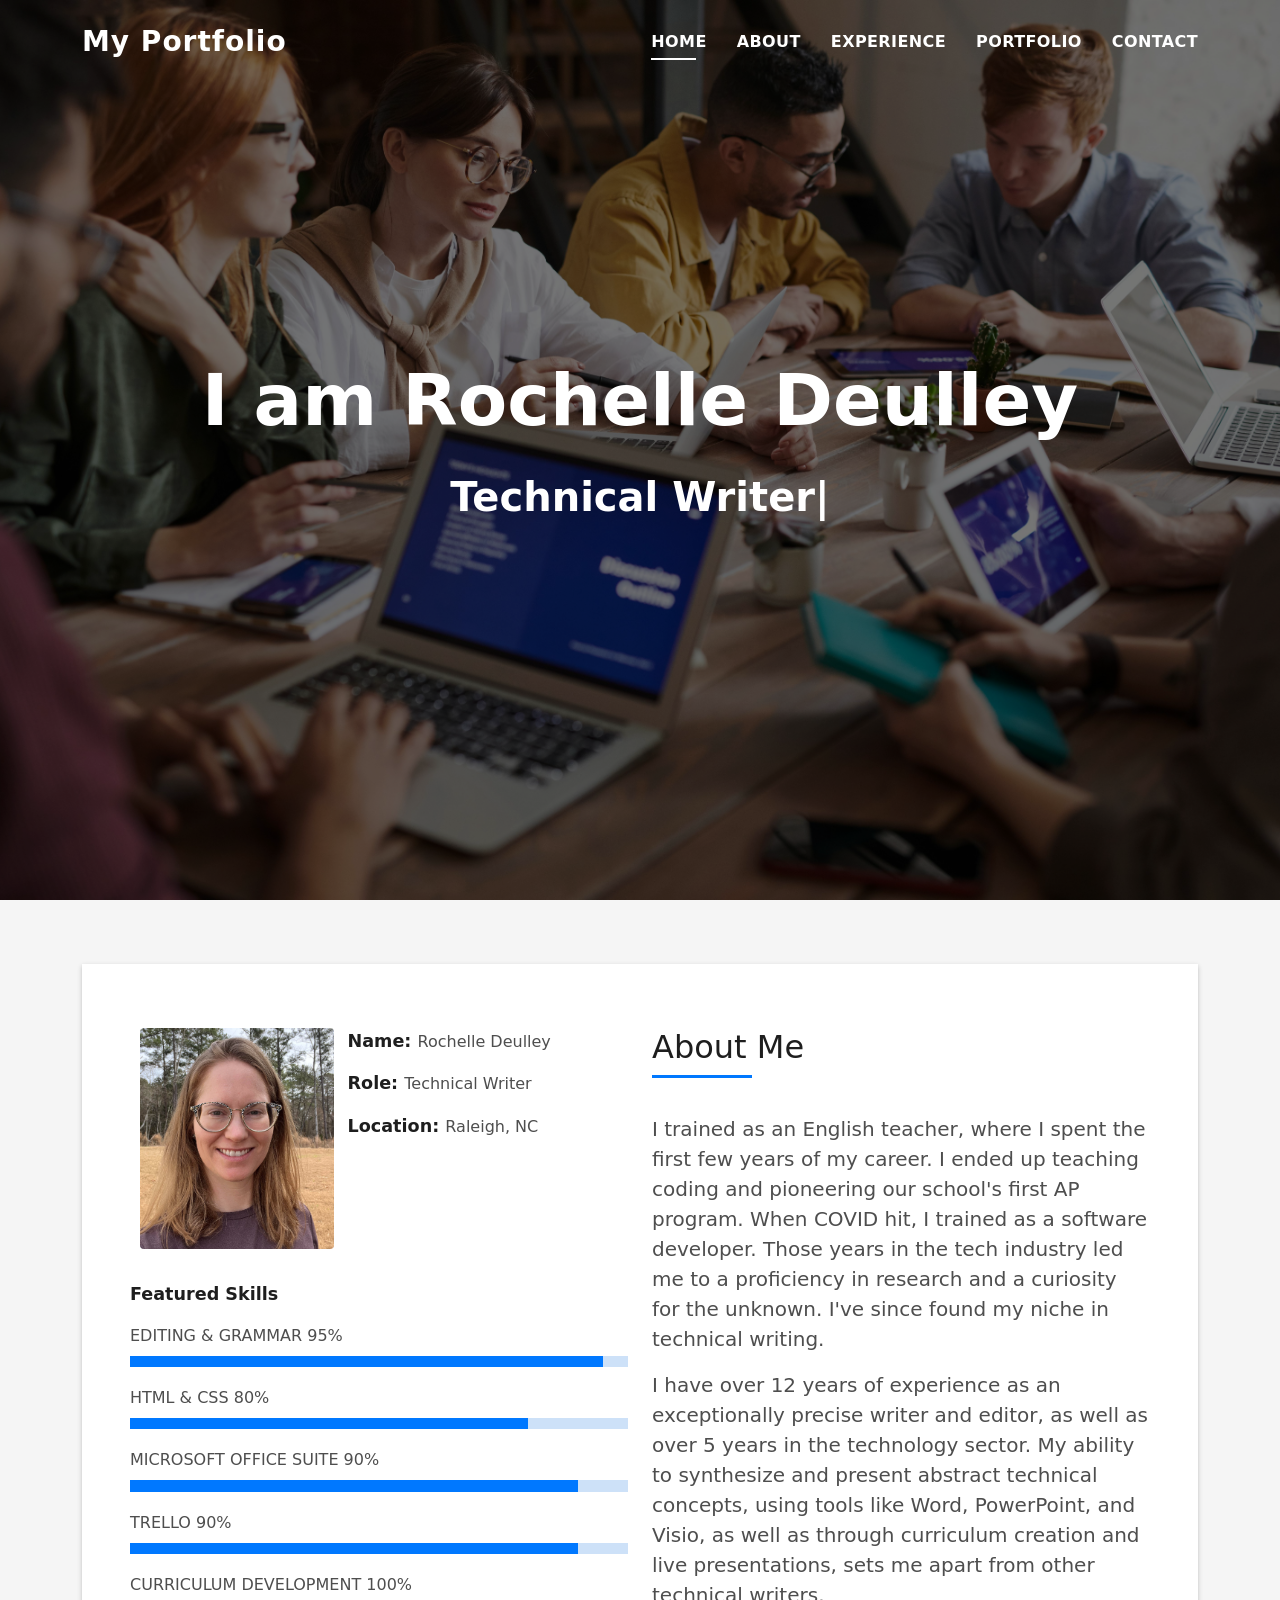
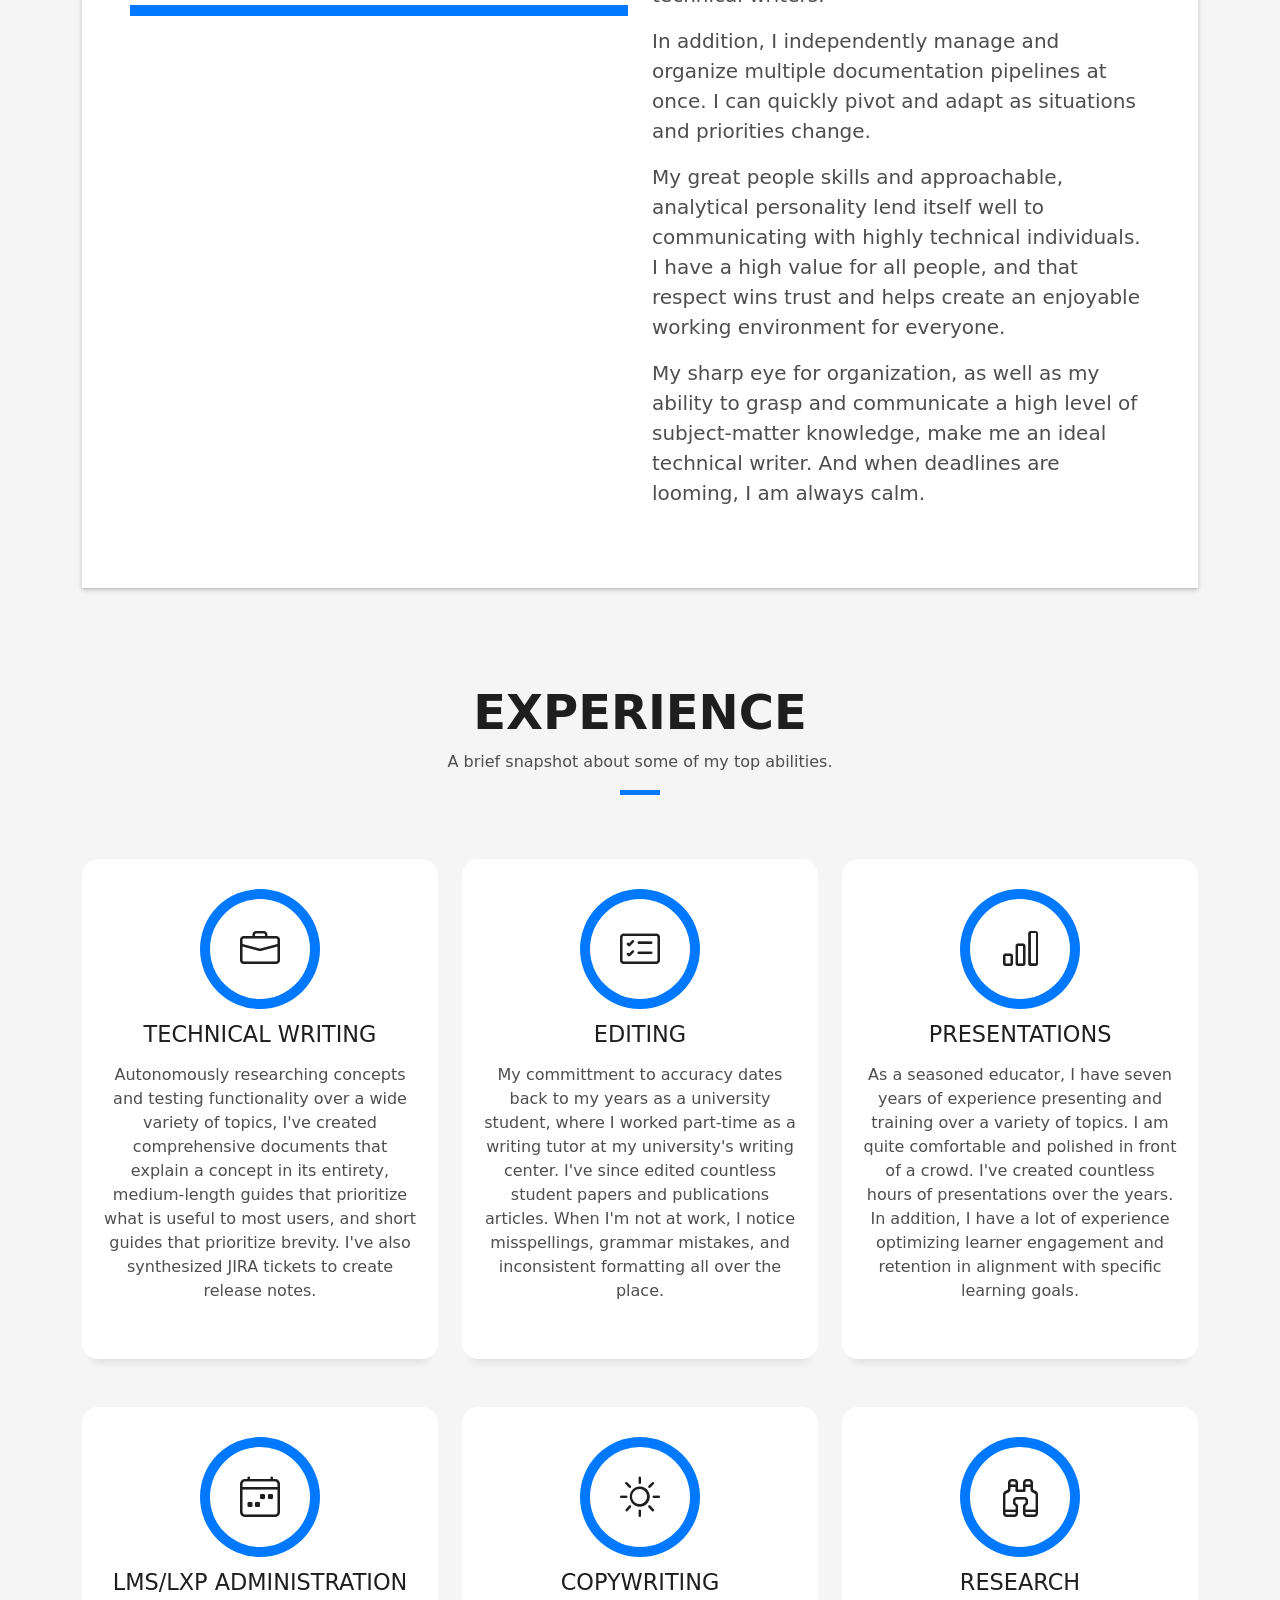
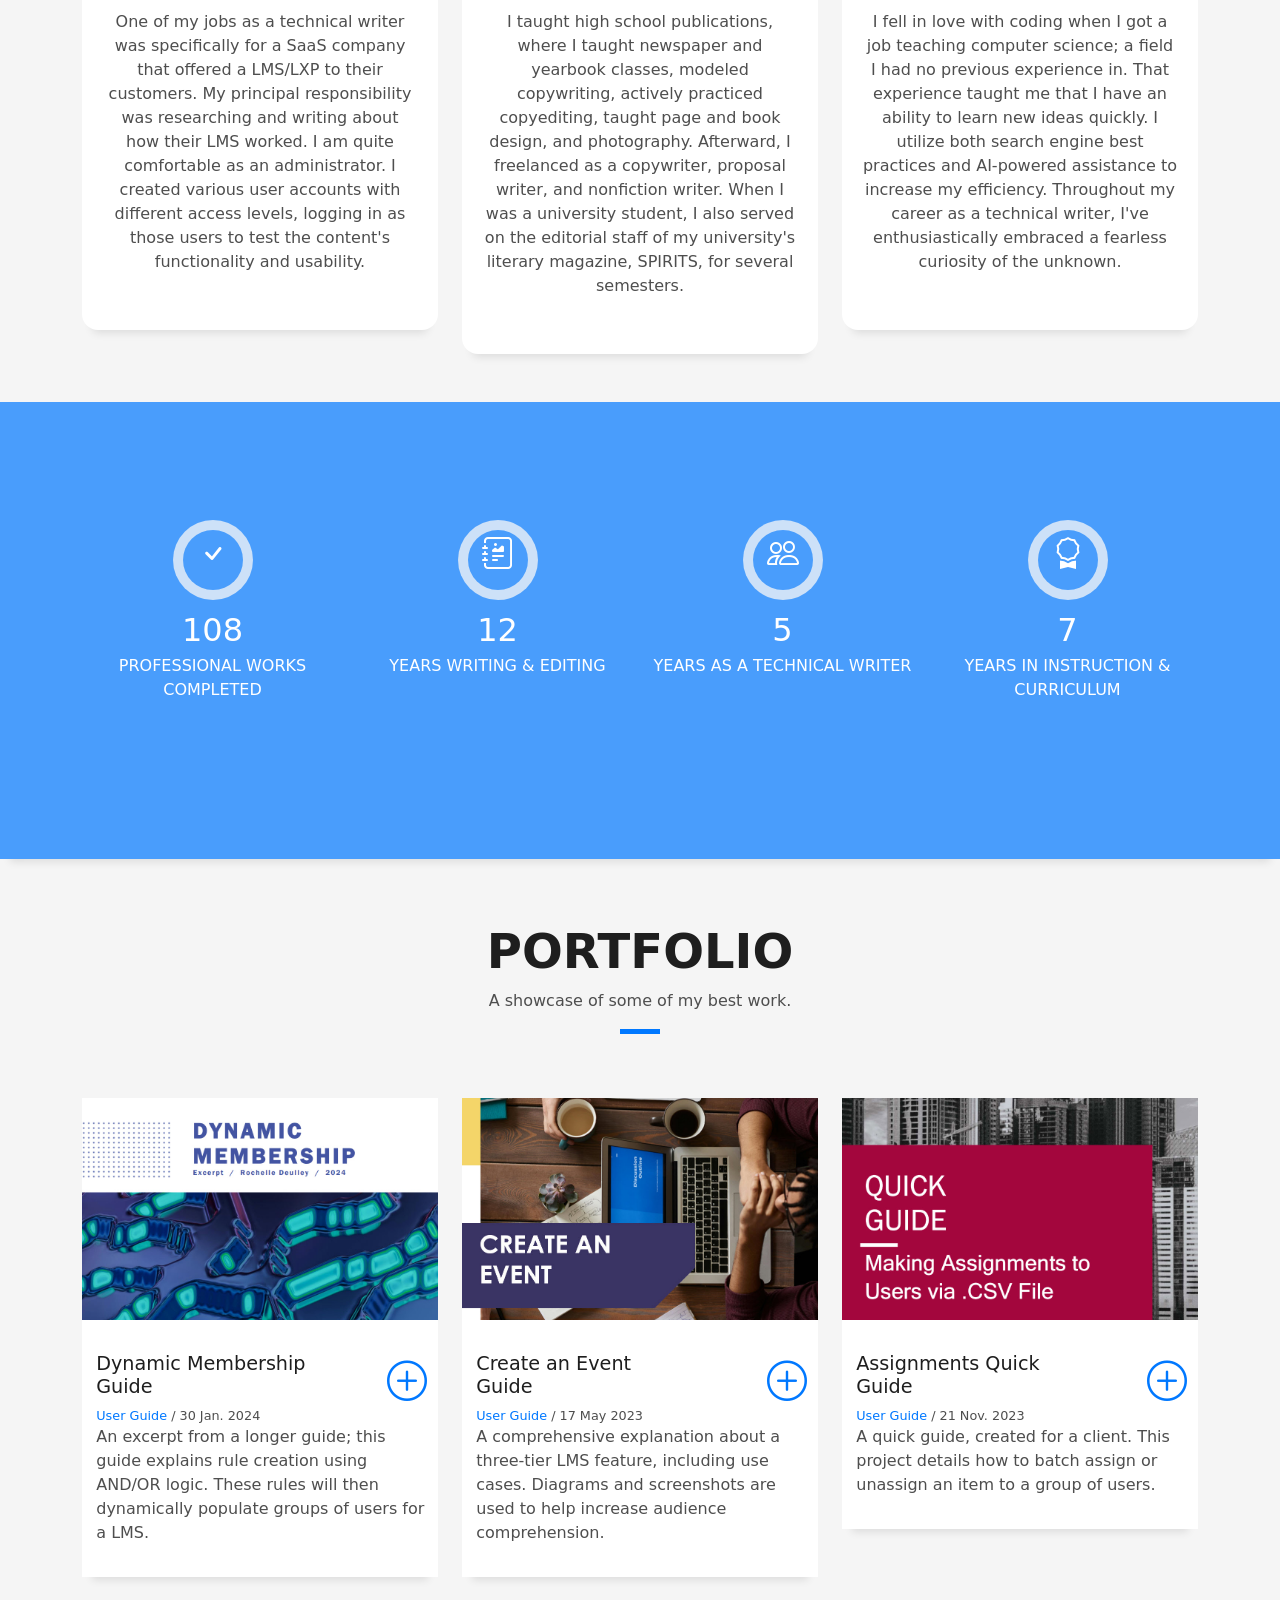
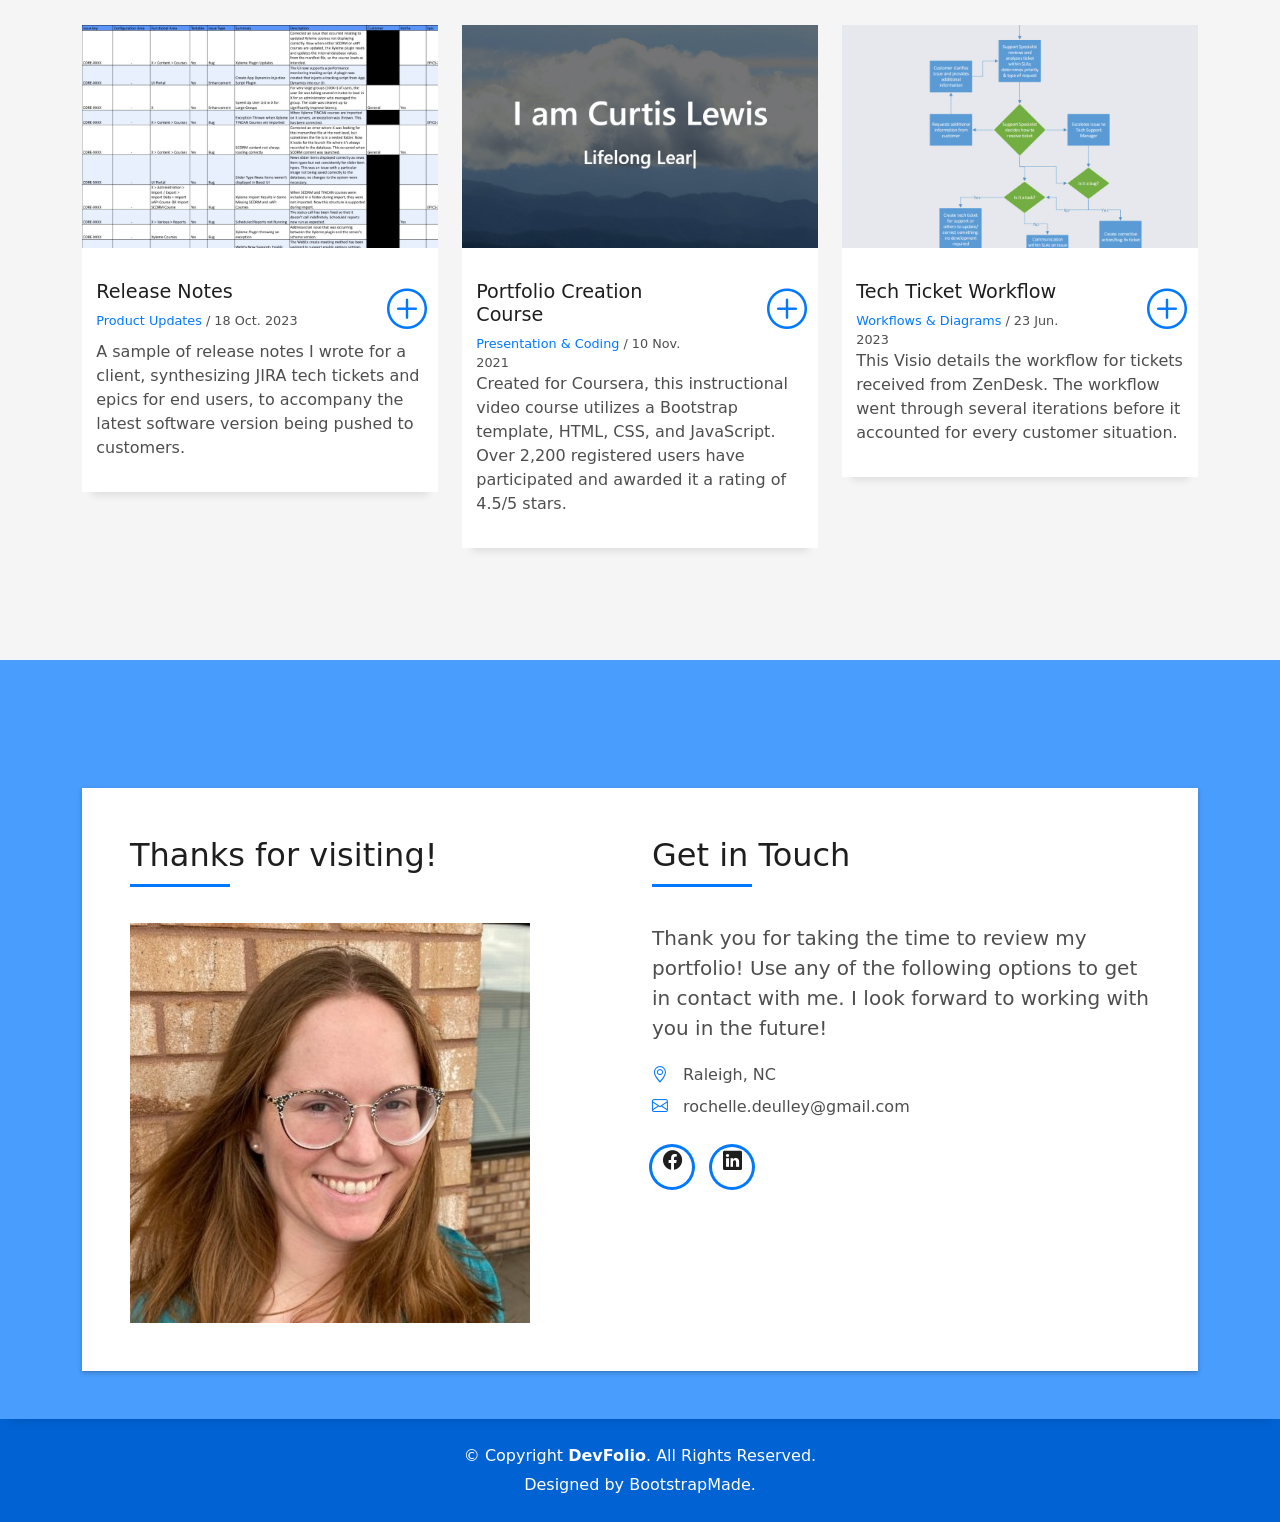
<file: index.html>
<!DOCTYPE html>
<html lang="en">

<head>
  <meta charset="utf-8">
  <meta content="width=device-width, initial-scale=1.0" name="viewport">

  <title>DevFolio Bootstrap Portfolio Template - Index</title>
  <meta content="" name="description">
  <meta content="" name="keywords">

  <!-- Favicons -->
  <link href="assets/img/favicon.png" rel="icon">
  <link href="assets/img/apple-touch-icon.png" rel="apple-touch-icon">

  <!-- Vendor CSS Files -->
  <link href="assets/vendor/bootstrap/css/bootstrap.min.css" rel="stylesheet">
  <link href="assets/vendor/bootstrap-icons/bootstrap-icons.css" rel="stylesheet">
  <link href="assets/vendor/glightbox/css/glightbox.min.css" rel="stylesheet">
  <link href="assets/vendor/swiper/swiper-bundle.min.css" rel="stylesheet">

  <!-- Template Main CSS File -->
  <link href="assets/css/style.css" rel="stylesheet">

  <!-- =======================================================
  * Template Name: DevFolio - v4.6.0
  * Template URL: https://bootstrapmade.com/devfolio-bootstrap-portfolio-html-template/
  * Author: BootstrapMade.com
  * License: https://bootstrapmade.com/license/
  ======================================================== -->
</head>

<body>

  <!-- ======= Header ======= -->
  <header id="header" class="fixed-top">
    <div class="container d-flex align-items-center justify-content-between">

      <h1 class="logo"><a href="index.html">My Portfolio</a></h1>
      <!-- Uncomment below if you prefer to use an image logo -->
      <!-- <a href="index.html" class="logo"><img src="assets/img/logo.png" alt="" class="img-fluid"></a>-->

      <nav id="navbar" class="navbar">
        <ul>
          <li><a class="nav-link scrollto active" href="#hero">Home</a></li>
          <li><a class="nav-link scrollto" href="#about">About</a></li>
          <li><a class="nav-link scrollto" href="#services">Experience</a></li>
          <li><a class="nav-link scrollto " href="#work">Portfolio</a></li>
          <!-- <li><a class="nav-link scrollto " href="#blog">Blog</a></li>  -->
          
          <li><a class="nav-link scrollto" href="#contact">Contact</a></li>
        </ul>
        <i class="bi bi-list mobile-nav-toggle"></i>
      </nav><!-- .navbar -->

    </div>
  </header><!-- End Header -->

  <!-- ======= Hero Section ======= -->
  <div id="hero" class="hero route bg-image" style="background-image: url(assets/img/meetingpic.jpg)">
    <div class="overlay-itro"></div>
    <div class="hero-content display-table">
      <div class="table-cell">
        <div class="container">
          <!--<p class="display-6 color-d">Hello, world!</p>-->
          <h1 class="hero-title mb-4">I am Rochelle Deulley</h1>
          <p class="hero-subtitle"><span class="typed" data-typed-items="Technical Writer, Skilled Communicator, Problem Solver, Lifelong Learner, Great People Skills"></span></p>
          <!-- <p class="pt-3"><a class="btn btn-primary btn js-scroll px-4" href="#about" role="button">Learn More</a></p> -->
        </div>
      </div>
    </div>
  </div><!-- End Hero Section -->

  <main id="main">

    <!-- ======= About Section ======= -->
    <section id="about" class="about-mf sect-pt4 route">
      <div class="container">
        <div class="row">
          <div class="col-sm-12">
            <div class="box-shadow-full">
              <div class="row">
                <div class="col-md-6">
                  <div class="row">
                    <div class="col-sm-6 col-md-5">
                      <div class="about-img">
                        <img src="assets/img/rochelle2.jpg" class="img-fluid rounded b-shadow-a" alt="my profile pic">
                      </div>
                    </div>
                    <div class="col-sm-6 col-md-7">
                      <div class="about-info">
                        <p><span class="title-s">Name: </span> <span>Rochelle Deulley</span></p>
                        <p><span class="title-s">Role: </span> <span>Technical Writer</span></p>
                        <p><span class="title-s">Location: </span> <span>Raleigh, NC</span></p>
                        <!-- <p><span class="title-s">Phone: </span> <span>(617) 557-0089</span></p> -->
                      </div>
                    </div>
                  </div>
                  <div class="skill-mf">
                    <p class="title-s">Featured Skills</p>
                    <span>EDITING & GRAMMAR</span> <span class="pull-right">95%</span>
                    <div class="progress">
                      <div class="progress-bar" role="progressbar" style="width: 95%;" aria-valuenow="95" aria-valuemin="0" aria-valuemax="100"></div>
                    </div>
                    
                    <!-- <span>LMS ADMINISTRATION</span> <span class="pull-right">90%</span>
                    <div class="progress">
                      <div class="progress-bar" role="progressbar" style="width: 90%" aria-valuenow="90" aria-valuemin="0" aria-valuemax="100"></div>
                    </div> -->
                    
                    <span>HTML & CSS</span> <span class="pull-right">80%</span>
                    <div class="progress">
                      <div class="progress-bar" role="progressbar" style="width: 80%" aria-valuenow="80" aria-valuemin="0" aria-valuemax="100"></div>
                    </div>
                    <!-- <span>PUBLICATIONS</span> <span class="pull-right">70%</span>
                    <div class="progress">
                      <div class="progress-bar" role="progressbar" style="width: 70%" aria-valuenow="70" aria-valuemin="0" aria-valuemax="100"></div>
                    </div> -->
                    <span>MICROSOFT OFFICE SUITE</span> <span class="pull-right">90%</span>
                    <div class="progress">
                      <div class="progress-bar" role="progressbar" style="width: 90%" aria-valuenow="90" aria-valuemin="0" aria-valuemax="100"></div>
                    </div>
                    <span>TRELLO</span> <span class="pull-right">90%</span>
                    <div class="progress">
                      <div class="progress-bar" role="progressbar" style="width: 90%" aria-valuenow="90" aria-valuemin="0" aria-valuemax="100"></div>
                    </div>
                    <!-- <span>JIRA</span> <span class="pull-right">50%</span>
                    <div class="progress">
                      <div class="progress-bar" role="progressbar" style="width: 50%" aria-valuenow="50" aria-valuemin="0" aria-valuemax="100"></div>
                    </div> -->
                    <span>CURRICULUM DEVELOPMENT</span> <span class="pull-right">100%</span>
                    <div class="progress">
                      <div class="progress-bar" role="progressbar" style="width: 100%" aria-valuenow="100" aria-valuemin="0" aria-valuemax="100"></div>
                    </div>
                  </div>
                </div>
                <div class="col-md-6">
                  <div class="about-me pt-4 pt-md-0">
                    <div class="title-box-2">
                      <h5 class="title-left">
                        About Me
                      </h5>
                    </div>
                    <p class="lead">
                    I trained as an English teacher, where I spent the first few years of my career. I ended 
                    up teaching coding and pioneering our school's first AP program. When COVID hit,
                    I trained as a software developer. Those years in the tech industry led me to a proficiency
                    in research and a curiosity for the unknown. I've since found my niche in technical writing.
                    </p>
                    <p class="lead">
                      I have over 12 years of experience as an exceptionally precise writer and editor, 
                      as well as over 5 years in the technology sector. My ability to synthesize and present abstract technical concepts, 
                      using tools like Word, 
                      PowerPoint, and 
                      Visio, as well as through curriculum creation and live presentations, sets me apart from other technical writers. 
                    </p>
                    <p class="lead">
                      In addition, I independently manage and organize multiple documentation pipelines at once. I can quickly pivot and adapt
                      as situations and priorities change.
                    </p>
                    <p class="lead">
                      My great people 
                      skills and approachable, 
                      analytical personality lend itself well to communicating with highly technical individuals. I have a high 
                      value for all people, and that respect 
                      wins trust and helps create an enjoyable working environment for everyone.     
                    </p>
                    <p class="lead">
                      My sharp eye for organization, as well as my ability to grasp and communicate a high level of subject-matter 
                      knowledge, make me an ideal technical writer. And when deadlines are looming, I am always calm. 
                    </p>
                  </div>
                </div>
              </div>
            </div>
          </div>
        </div>
      </div>
    </section><!-- End About Section -->

    <!-- ======= Services Section ======= -->
    <section id="services" class="services-mf pt-5 route">
      <div class="container">
        <div class="row">
          <div class="col-sm-12">
            <div class="title-box text-center">
              <h3 class="title-a">
                Experience
              </h3>
              <p class="subtitle-a">
                A brief snapshot about some of my top abilities.
              </p>
              <div class="line-mf"></div>
            </div>
          </div>
        </div>
        <div class="row">
          <div class="col-md-4">
            <div class="service-box">
              <div class="service-ico">
                <span class="ico-circle"><i class="bi bi-briefcase"></i></span>
              </div>
              <div class="service-content">
                <h2 class="s-title">Technical Writing</h2>
                <p class="s-description text-center">
                  Autonomously researching concepts and testing functionality over a wide variety of topics,
                  I've created comprehensive documents that explain a concept in its entirety, medium-length guides that prioritize
                   what 
                  is useful to most users, and short guides that prioritize brevity. I've also synthesized JIRA tickets to 
                  create release notes.
                </p>
              </div>
            </div>
          </div>
          <div class="col-md-4">
            <div class="service-box">
              <div class="service-ico">
                <span class="ico-circle"><i class="bi bi-card-checklist"></i></span>
              </div>
              <div class="service-content">
                <h2 class="s-title">Editing</h2>
                <p class="s-description text-center">
                  My committment to accuracy dates back to my years as a university student, where I worked part-time as a writing tutor 
                  at my university's writing center. I've since edited countless student papers and publications articles. When I'm not at work,
                  I notice misspellings, grammar mistakes, and inconsistent formatting all over the place.
                </p>
              </div>
            </div>
          </div>
          <div class="col-md-4">
            <div class="service-box">
              <div class="service-ico">
                <span class="ico-circle"><i class="bi bi-bar-chart"></i></span>
              </div>
              <div class="service-content">
                <h2 class="s-title">Presentations</h2>
                <p class="s-description text-center">
                  As a seasoned educator, I have seven years of experience presenting and training over a variety of topics.
                  I am quite comfortable and polished in front of a crowd. I've created countless hours of presentations over
                  the years. In addition, I have a lot of experience optimizing
                   learner engagement and retention in alignment with specific learning goals.
                </p>
              </div>
            </div>
          </div>
          
          <div class="col-md-4">
            <div class="service-box">
              <div class="service-ico">
                <span class="ico-circle"><i class="bi bi-calendar4-week"></i></span>
              </div>
              <div class="service-content">         
                <h2 class="s-title">LMS/LXP Administration</h2>
                <p class="s-description text-center">
                  One of my jobs as a technical writer was specifically for a SaaS company that offered a LMS/LXP to their customers. My 
                  principal responsibility was researching and writing about how their LMS worked. I am quite comfortable as an administrator.  
                  I created various user accounts with different access levels,
                   logging
                  in as those users to test the content's functionality and usability.
                </p>
              </div>
            </div>
          </div>
          <div class="col-md-4">
            <div class="service-box">
              <div class="service-ico">
                <span class="ico-circle"><i class="bi bi-brightness-high"></i></span>
              </div>
              <div class="service-content">
                <h2 class="s-title">Copywriting</h2>
                <p class="s-description text-center">
                  I taught high school publications, where I taught newspaper and yearbook classes, modeled copywriting, actively practiced 
                  copyediting, 
                  taught page and book design, and photography. Afterward, I freelanced as a copywriter, proposal writer, 
                  and nonfiction writer. When I was a university student, I also served on the editorial staff of my university's literary 
                  magazine, SPIRITS, for several semesters. 
                </p>
              </div>
            </div>
          </div>
          <div class="col-md-4">
            <div class="service-box">
              <div class="service-ico">
                <span class="ico-circle"><i class="bi bi-binoculars"></i></span>
              </div>
              <div class="service-content">
                <h2 class="s-title">Research</h2>
                <p class="s-description text-center">
                  I fell in love with coding when I got a job teaching computer science; a field I had no previous experience in. 
                  That experience taught me that I have an ability to learn new ideas quickly. I utilize both search engine
                  best practices and AI-powered assistance to increase my efficiency.
                  Throughout 
                  my career as a technical writer, I've enthusiastically embraced a fearless curiosity of the unknown. 
                </p>
              </div>
            </div>
          </div>
        </div>
      </div>
    </section><!-- End Services Section -->

    <!-- ======= Counter Section ======= -->
    <div class="section-counter paralax-mf bg-image" style="background-image: url(assets/img/counters-bg.jpg)">
      <div class="overlay-mf"></div>
      <div class="container position-relative">
        <div class="row">
          <div class="col-sm-3 col-lg-3">
            <div class="counter-box counter-box pt-4 pt-md-0">
              <div class="counter-ico">
                <span class="ico-circle"><i class="bi bi-check"></i></span>
              </div>
              <div class="counter-num">
                <p data-purecounter-start="0" data-purecounter-end="109" data-purecounter-duration="1" class="counter purecounter"></p>
                <span class="counter-text">PROFESSIONAL WORKS COMPLETED</span>
              </div>
            </div>
          </div>
          <div class="col-sm-3 col-lg-3">
            <div class="counter-box pt-4 pt-md-0">
              <div class="counter-ico">
                <span class="ico-circle"><i class="bi bi-journal-richtext"></i></span>
              </div>
              <div class="counter-num">
                <p data-purecounter-start="0" data-purecounter-end="12" data-purecounter-duration="1" class="counter purecounter"></p>
                <span class="counter-text">YEARS WRITING & EDITING</span>
              </div>
            </div>
          </div>
          <div class="col-sm-3 col-lg-3">
            <div class="counter-box pt-4 pt-md-0">
              <div class="counter-ico">
                <span class="ico-circle"><i class="bi bi-people"></i></span>
              </div>
              <div class="counter-num">
                <p data-purecounter-start="0" data-purecounter-end="5" data-purecounter-duration="1" class="counter purecounter"></p>
                <span class="counter-text">YEARS AS A TECHNICAL WRITER</span>
              </div>
            </div>
          </div>
          <div class="col-sm-3 col-lg-3">
            <div class="counter-box pt-4 pt-md-0">
              <div class="counter-ico">
                <span class="ico-circle"><i class="bi bi-award"></i></span>
              </div>
              <div class="counter-num">
                <p data-purecounter-start="0" data-purecounter-end="7" data-purecounter-duration="1" class="counter purecounter"></p>
                <span class="counter-text">YEARS IN INSTRUCTION & CURRICULUM</span>
              </div>
            </div>
          </div>
        </div>
      </div>
    </div><!-- End Counter Section -->

    <!-- ======= Portfolio Section ======= -->
    <section id="work" class="portfolio-mf sect-pt4 route">
      <div class="container">
        <div class="row">
          <div class="col-sm-12">
            <div class="title-box text-center">
              <h3 class="title-a">
                Portfolio
              </h3>
              <p class="subtitle-a">
                A showcase of some of my best work.
              </p>
              <div class="line-mf"></div>
            </div>
          </div>
        </div>
        <div class="row">
          <div class="col-md-4">
            <div class="work-box">
              <a href="assets/img/work-1.jpg" data-gallery="portfolioGallery" class="portfolio-lightbox">
                <div class="work-img">
                  <img src="assets/img/DynamicMembershipNew.jpg" alt="dynamic group pic" class="img-fluid">
                </div>
              </a>
              <div class="work-content">
                <div class="row">
                  <div class="col-sm-8">
                    <h2 class="w-title">Dynamic Membership Guide</h2>
                    <div class="w-more">
                      <span class="w-ctegory">User Guide</span> / <span class="w-date">30 Jan. 2024</span>
                    </div>
                  </div>
                  <div class="col-sm-4">
                    <div class="w-like">
                      <a href="https://drive.google.com/file/d/17EWtsZQfZA37Udaz1gnNAgDTzQwfApfc/view?usp=sharing"> <span class="bi bi-plus-circle"></span></a>
                    </div>
                    
                  </div>
                  <p>An excerpt from a longer guide; this guide explains rule creation using AND/OR logic. These rules will then
                    dynamically
                    populate groups of users for a LMS.</p>
                </div>
              </div>
            </div>
          </div>
          <div class="col-md-4">
            <div class="work-box">
              <a href="assets/img/work-2.jpg" data-gallery="portfolioGallery" class="portfolio-lightbox">
                <div class="work-img">
                  <img src="assets/img/createaneventpic.jpg" alt="create an event pic" class="img-fluid">
                </div>
              </a>
              <div class="work-content">
                <div class="row">
                  <div class="col-sm-8">
                    <h2 class="w-title">Create an Event Guide</h2>
                    <div class="w-more">
                      <span class="w-ctegory">User Guide</span> / <span class="w-date">17 May 2023</span>
                    </div>
                  </div>
                  
                  <div class="col-sm-4">
                    <div class="w-like">
                      <a href="https://drive.google.com/file/d/1QkTubfvl0Bmrcr1BndYXtcUBRFOPr2-S/view?usp=sharing"> <span class="bi bi-plus-circle"></span></a>
                    </div>
                  </div>
                  <p>
                    A comprehensive explanation about a three-tier LMS feature, including use cases. Diagrams and screenshots are 
                    used to help increase audience comprehension.
                  </p>
                </div>
              </div>
            </div>
          </div>
          <div class="col-md-4">
            <div class="work-box">
              <a href="assets/img/work-3.jpg" data-gallery="portfolioGallery" class="portfolio-lightbox">
                <div class="work-img">
                  <img src="assets/img/QuickGuidePic2.jpg" alt="quick guide pic" class="img-fluid">
                </div>
              </a>
              <div class="work-content">
                <div class="row">
                  <div class="col-sm-8">
                    <h2 class="w-title">Assignments Quick Guide</h2>
                    <div class="w-more">
                      <span class="w-ctegory">User Guide</span> / <span class="w-date">21 Nov. 2023</span>
                    </div>
                  </div>
                  <div class="col-sm-4">
                    <div class="w-like">
                      <a href="https://drive.google.com/file/d/1hWOBHIL4FeeTGcFDDcrXuegMB4sNmMtr/view?usp=sharing"> <span class="bi bi-plus-circle"></span></a>
                    </div>
                  </div>
                  <p>
                    A quick guide, created for a client. This project details how to batch assign or unassign an item to a group of users.
                  </p>
                </div>
              </div>
            </div>
          </div>
          <div class="col-md-4">
            <div class="work-box">
              <a href="assets/img/work-4.jpg" data-gallery="portfolioGallery" class="portfolio-lightbox">
                <div class="work-img">
                  <img src="assets/img/ReleaseNotesPic2.jpg" alt="" class="img-fluid">
                </div>
              </a>
              <div class="work-content">
                <div class="row">
                  <div class="col-sm-8">
                    <h2 class="w-title">Release Notes</h2>
                    <div class="w-more">
                      <span class="w-ctegory">Product Updates</span> / <span class="w-date">18 Oct. 2023</span>
                    </div>
                  </div>
                  <div class="col-sm-4">
                    <div class="w-like">
                      <a href="https://drive.google.com/file/d/1zgRndY61yy6C4u8FH4nCsG3UVZt8CZFn/view?usp=sharing"> <span class="bi bi-plus-circle"></span></a>
                    </div>
                  </div>
                  <p>A sample of release notes I wrote for a client, synthesizing JIRA tech tickets and
                  epics for end users, to accompany the latest software version being pushed to customers.
                  </p>
                </div>
              </div>
            </div>
          </div>
          <div class="col-md-4">
            <div class="work-box">
              <a href="assets/img/work-5.jpg" data-gallery="portfolioGallery" class="portfolio-lightbox">
                <div class="work-img">
                  <img src="assets/img/PortfolioPicResized.jpg" alt="portfolio course pic" class="img-fluid">
                </div>
              </a>
              <div class="work-content">
                <div class="row">
                  <div class="col-sm-8">
                    <h2 class="w-title">Portfolio Creation Course</h2>
                    <div class="w-more">
                      <span class="w-ctegory">Presentation & Coding</span> / <span class="w-date">10 Nov. 2021</span>
                    </div>
                  </div>
                  <div class="col-sm-4">
                    <div class="w-like">
                      <a href="https://www.coursera.org/learn/create-uiux-portfolio-github/"> <span class="bi bi-plus-circle"></span></a>
                    </div>
                  </div>
                  <p>Created for Coursera, this instructional video course utilizes a Bootstrap template, HTML, CSS, and JavaScript.
                     Over 2,200
                    registered users have participated and awarded it a rating of 4.5/5 stars.
                  </p>
                </div>
              </div>
            </div>
          </div>
          <div class="col-md-4">
            <div class="work-box">
              <a href="assets/img/work-6.jpg" data-gallery="portfolioGallery" class="portfolio-lightbox">
                <div class="work-img">
                  <img src="assets/img/visiopicresized.jpg" alt="visio pic" class="img-fluid">
                </div>
              </a>
              <div class="work-content">
                <div class="row">
                  <div class="col-sm-8">
                    <h2 class="w-title">Tech Ticket Workflow</h2>
                    <div class="w-more">
                      <span class="w-ctegory">Workflows & Diagrams</span> / <span class="w-date">23 Jun. 2023</span>
                    </div>
                  </div>
                  <div class="col-sm-4">
                    <div class="w-like">
                      <a href="https://drive.google.com/file/d/1v7fioogLMnCUrH4SzvETLNu-dya53RDk/view?usp=sharing"> <span class="bi bi-plus-circle"></span></a>
                    </div>
                  </div>
                  <p>This Visio details the workflow for tickets received from ZenDesk. The workflow went through several iterations
                    before it accounted for every customer situation.
                  </p>
                </div>
              </div>
            </div>
          </div>

        </div>
      </div>
    </section><!-- End Portfolio Section -->

    <!-- ======= Testimonials Section ======= -->
    <!-- <div class="testimonials paralax-mf bg-image" style="background-image: url(assets/img/overlay-bg.jpg)">
      <div class="overlay-mf"></div>
      <div class="container">
        <div class="row">
          <div class="col-md-12">

            <div class="testimonials-slider swiper" data-aos="fade-up" data-aos-delay="100">
              <div class="swiper-wrapper">

                <div class="swiper-slide">
                  <div class="testimonial-box">
                    <div class="author-test">
                      <img src="assets/img/testimonial-2.jpg" alt="" class="rounded-circle b-shadow-a">
                      <span class="author">Xavi Alonso</span>
                    </div>
                    <div class="content-test">
                      <p class="description lead">
                        Curabitur arcu erat, accumsan id imperdiet et, porttitor at sem. Lorem ipsum dolor sit amet,
                        consectetur adipiscing elit.
                      </p>
                    </div>
                  </div>
                </div>End testimonial item -->

                <!-- <div class="swiper-slide">
                  <div class="testimonial-box">
                    <div class="author-test">
                      <img src="assets/img/testimonial-4.jpg" alt="" class="rounded-circle b-shadow-a">
                      <span class="author">Marta Socrate</span>
                    </div>
                    <div class="content-test">
                      <p class="description lead">
                        Curabitur arcu erat, accumsan id imperdiet et, porttitor at sem. Lorem ipsum dolor sit amet,
                        consectetur adipiscing elit. -->
                      <!-- </p>
                    </div>
                  </div>
                </div>End testimonial item -->
              <!-- </div>
              <div class="swiper-pagination"></div>
            </div> -->

            <!-- <div id="testimonial-mf" class="owl-carousel owl-theme">
          
        </div> -->
          <!-- </div>
        </div>
      </div>
    </div>End Testimonials Section -->

   

    <!-- ======= Contact Section ======= -->
    <section id="contact" class="paralax-mf footer-paralax bg-image sect-mt4 route" style="background-image: url(assets/img/overlay-bg.jpg)">
      <div class="overlay-mf"></div>
      <div class="container">
        <div class="row">
          <div class="col-sm-12">
            <div class="contact-mf">
              <div id="contact" class="box-shadow-full">
                <div class="row">
                  <div class="col-md-6">
                    <div class="title-box-2">
                      <h5 class="title-left">
                        Thanks for visiting!
                      </h5>
                    </div>
                    <div>
                     <img src="assets/img/rochelle1.jpg" alt="older rochelle pic" class="img-fluid"/> 
                    </div>
                  </div>
                  <div class="col-md-6">
                    <div class="title-box-2 pt-4 pt-md-0">
                      <h5 class="title-left">
                        Get in Touch
                      </h5>
                    </div>
                    <div class="more-info">
                      <p class="lead">
                        Thank you for taking the time to review my portfolio! Use any of the following options to get in contact 
                        with me. I look forward to working with 
                        you in the future!
                      </p>
                      <ul class="list-ico">
                        <li><span class="bi bi-geo-alt"></span> Raleigh, NC</li>
                        <!-- <li><span class="bi bi-phone"></span> (617) 557-0089</li> -->
                        <li><span class="bi bi-envelope"></span> rochelle.deulley@gmail.com</li> 
                      </ul>
                    </div>
                    <div class="socials">
                      <ul>
                        <li><a href="https://www.facebook.com/rochelle.deulley"><span class="ico-circle"><i class="bi bi-facebook"></i></span></a></li>
                        <!-- <li><a href=""><span class="ico-circle"><i class="bi bi-instagram"></i></span></a></li>
                        <li><a href=""><span class="ico-circle"><i class="bi bi-twitter"></i></span></a></li> -->
                        <li><a href="https://www.linkedin.com/in/rochelledeulley"><span class="ico-circle"><i class="bi bi-linkedin"></i></span></a></li>
                      </ul>
                    </div>
                  </div>
                </div>
              </div>
            </div>
          </div>
        </div>
      </div>
    </section><!-- End Contact Section -->

  </main><!-- End #main -->

  <!-- ======= Footer ======= -->
  <footer>
    <div class="container">
      <div class="row">
        <div class="col-sm-12">
          <div class="copyright-box">
            <p class="copyright">&copy; Copyright <strong>DevFolio</strong>. All Rights Reserved.</p>
            <div class="credits">
              <!--
              All the links in the footer should remain intact.
              You can delete the links only if you purchased the pro version.
              Licensing information: https://bootstrapmade.com/license/
              Purchase the pro version with working PHP/AJAX contact form: https://bootstrapmade.com/buy/?theme=DevFolio
            -->
              Designed by <a href="https://bootstrapmade.com/">BootstrapMade</a>.
            </div>
          </div>
        </div>
      </div>
    </div>
  </footer><!-- End  Footer -->

  <div id="preloader"></div>
  <a href="#" class="back-to-top d-flex align-items-center justify-content-center"><i class="bi bi-arrow-up-short"></i></a>

  <!-- Vendor JS Files -->
  <script src="assets/vendor/bootstrap/js/bootstrap.bundle.min.js"></script>
  <script src="assets/vendor/glightbox/js/glightbox.min.js"></script>
  <script src="assets/vendor/php-email-form/validate.js"></script>
  <script src="assets/vendor/purecounter/purecounter.js"></script>
  <script src="assets/vendor/swiper/swiper-bundle.min.js"></script>
  <script src="assets/vendor/typed.js/typed.min.js"></script>

  <!-- Template Main JS File -->
  <script src="assets/js/main.js"></script>

</body>

</html>
</file>
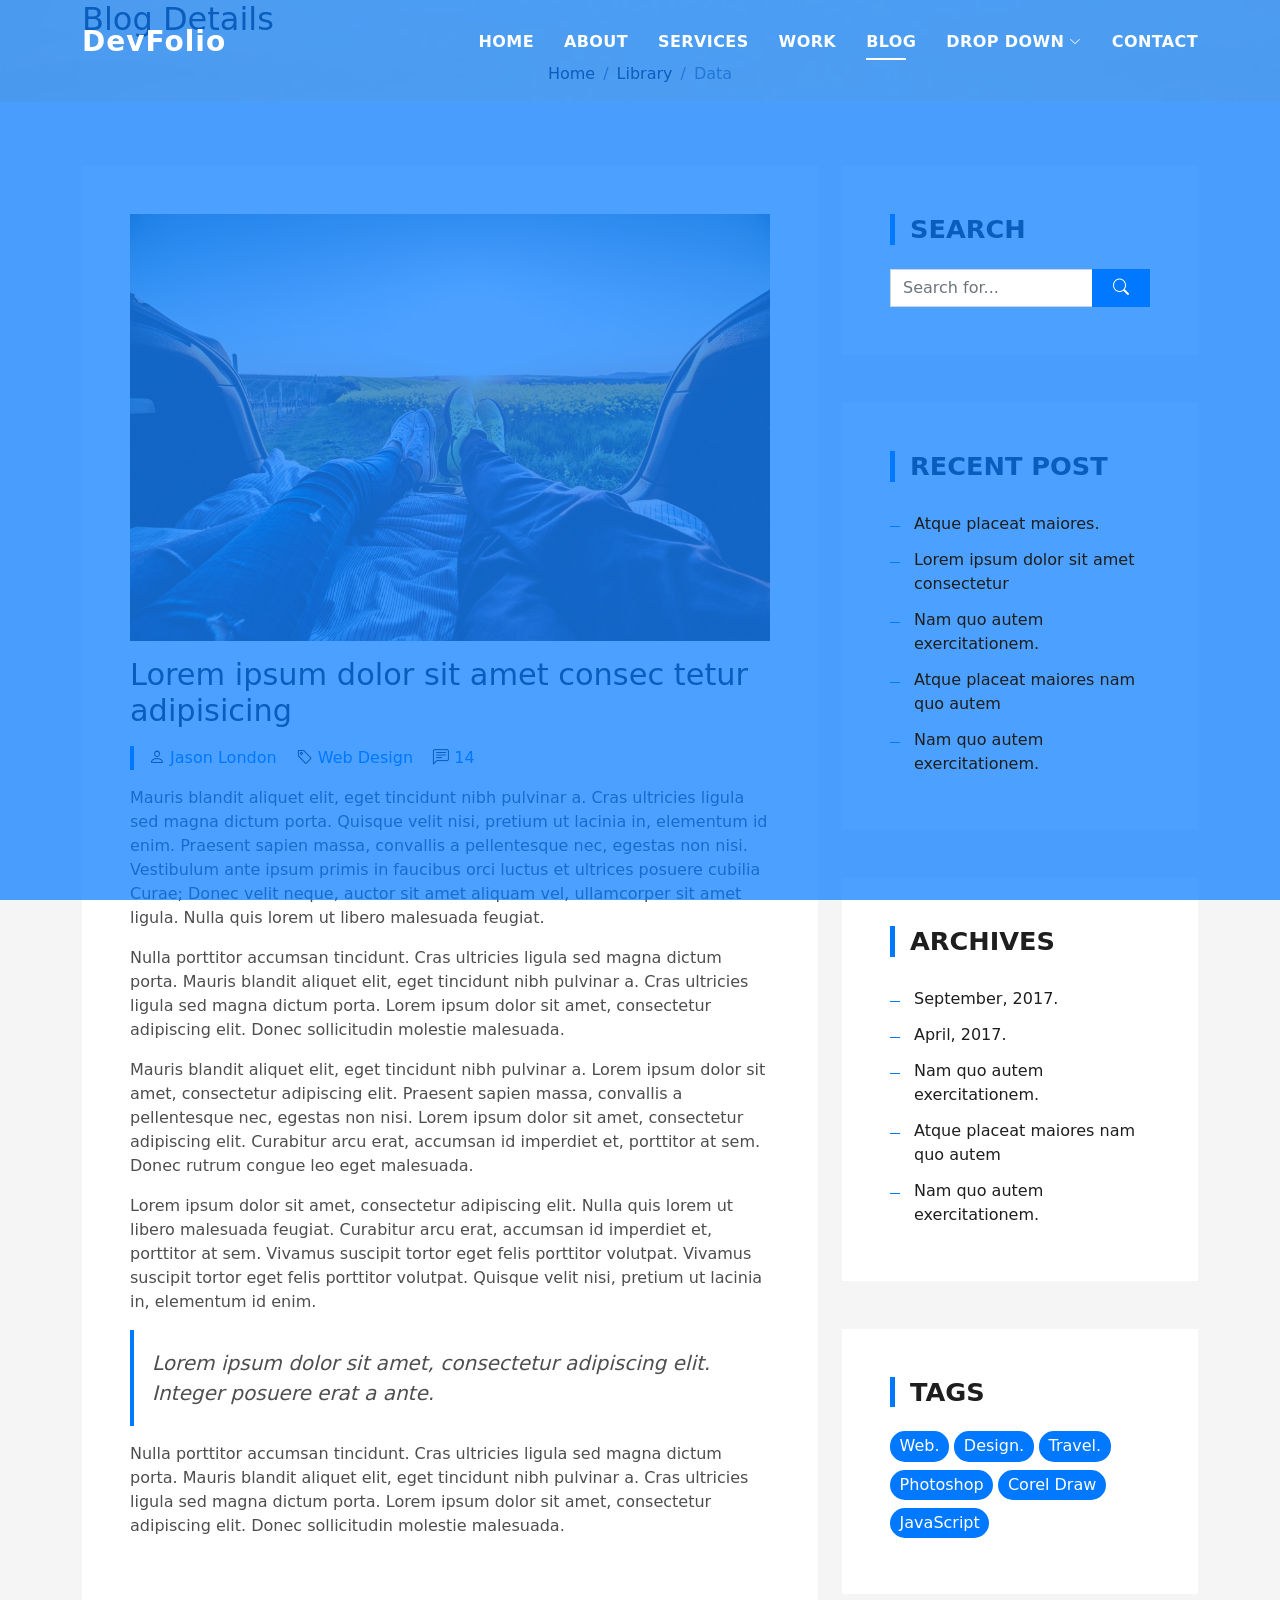
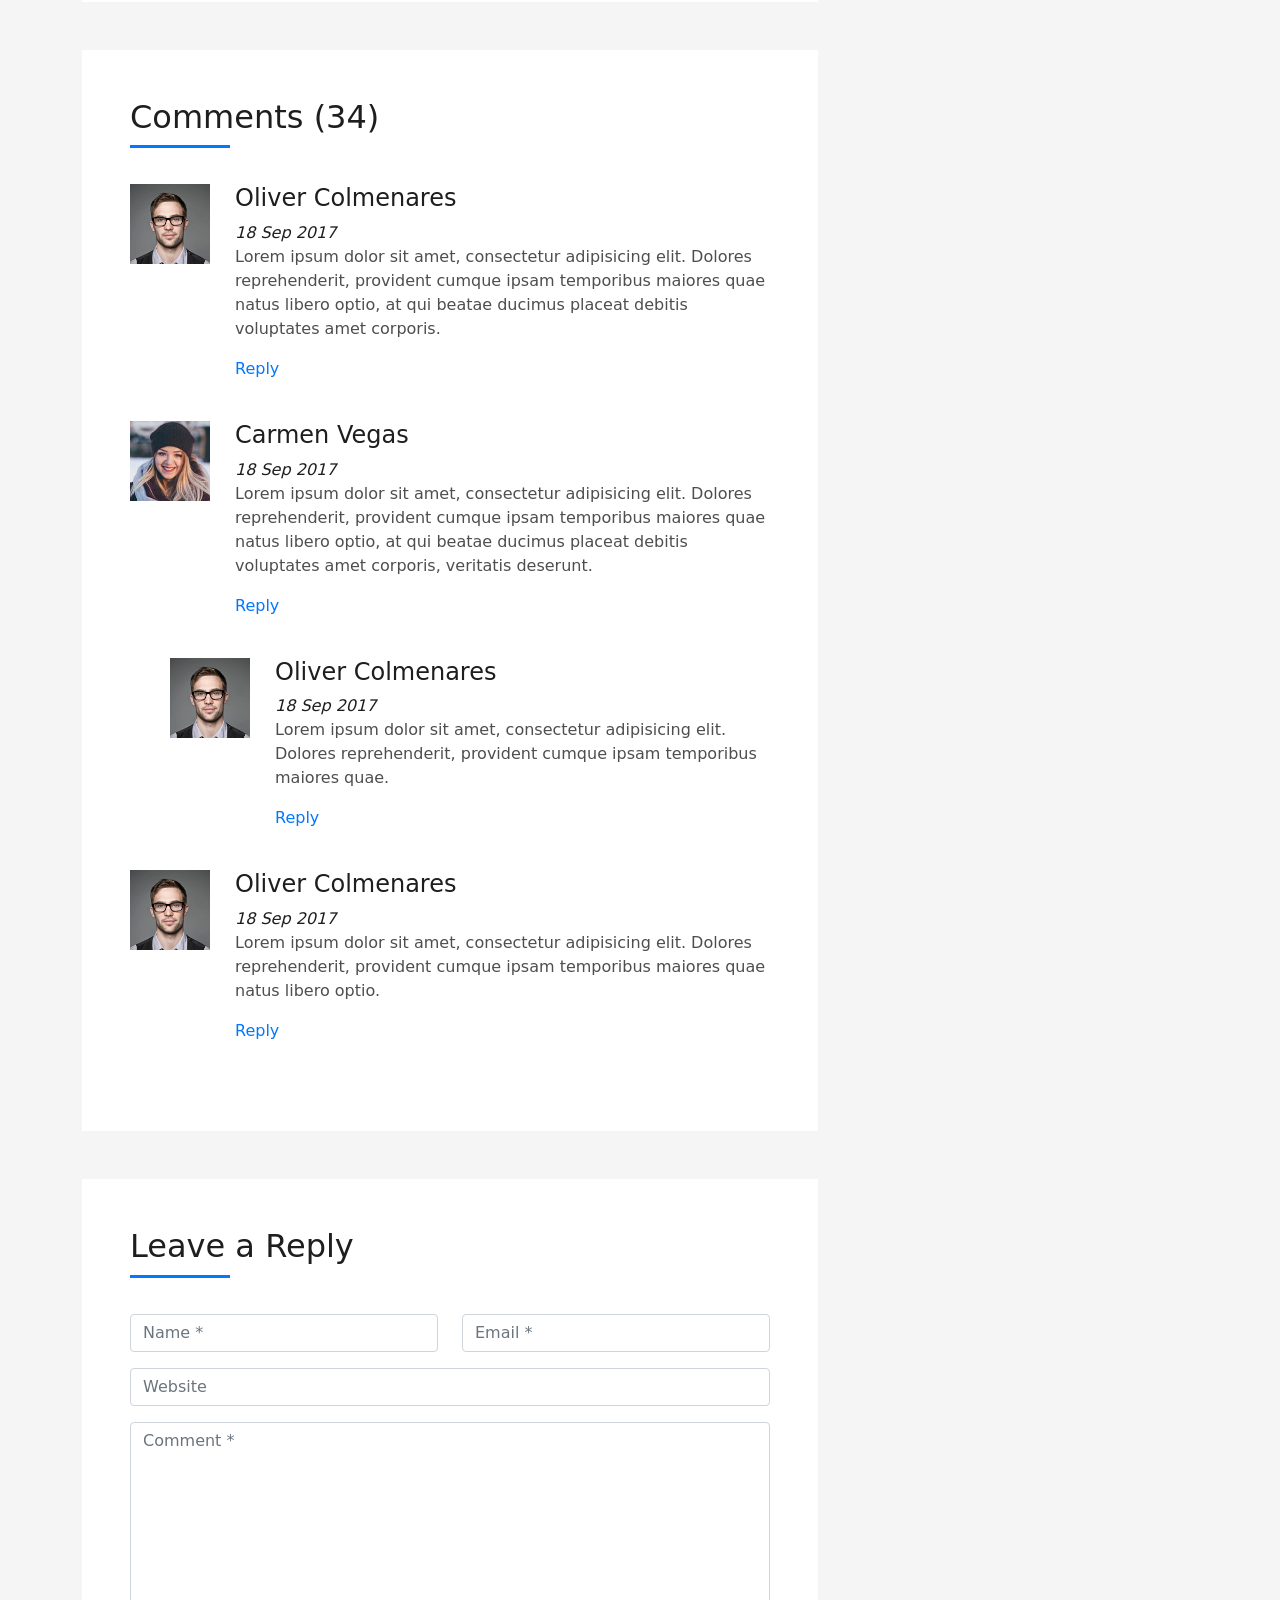
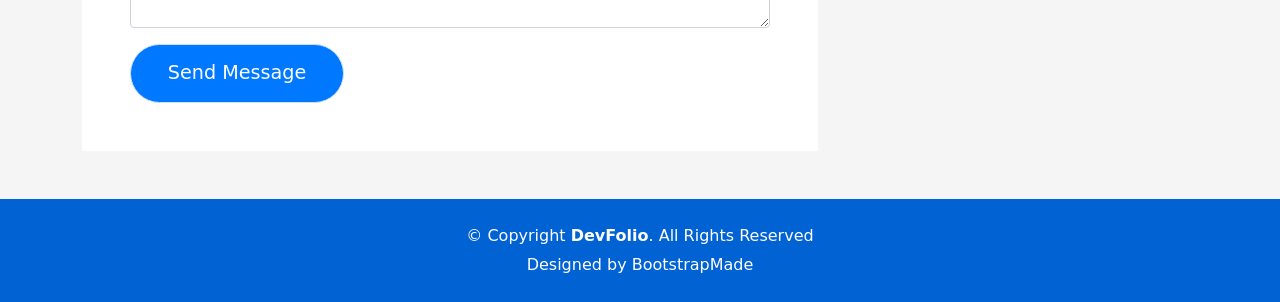
<file: blog-single copy.html>
<!DOCTYPE html>
<html lang="en">

<head>
  <meta charset="utf-8">
  <meta content="width=device-width, initial-scale=1.0" name="viewport">

  <title>DevFolio Bootstrap Portfolio Template - Blog Single</title>
  <meta content="" name="description">
  <meta content="" name="keywords">

  <!-- Favicons -->
  <link href="assets/img/favicon.png" rel="icon">
  <link href="assets/img/apple-touch-icon.png" rel="apple-touch-icon">

  <!-- Vendor CSS Files -->
  <link href="assets/vendor/bootstrap/css/bootstrap.min.css" rel="stylesheet">
  <link href="assets/vendor/bootstrap-icons/bootstrap-icons.css" rel="stylesheet">
  <link href="assets/vendor/glightbox/css/glightbox.min.css" rel="stylesheet">
  <link href="assets/vendor/swiper/swiper-bundle.min.css" rel="stylesheet">

  <!-- Template Main CSS File -->
  <link href="assets/css/style.css" rel="stylesheet">

  <!-- =======================================================
  * Template Name: DevFolio - v4.6.0
  * Template URL: https://bootstrapmade.com/devfolio-bootstrap-portfolio-html-template/
  * Author: BootstrapMade.com
  * License: https://bootstrapmade.com/license/
  ======================================================== -->
</head>

<body>

  <!-- ======= Header ======= -->
  <header id="header" class="fixed-top">
    <div class="container d-flex align-items-center justify-content-between">

      <h1 class="logo"><a href="index.html">DevFolio</a></h1>
      <!-- Uncomment below if you prefer to use an image logo -->
      <!-- <a href="index.html" class="logo"><img src="assets/img/logo.png" alt="" class="img-fluid"></a>-->

      <nav id="navbar" class="navbar">
        <ul>
          <li><a class="nav-link scrollto " href="#hero">Home</a></li>
          <li><a class="nav-link scrollto" href="#about">About</a></li>
          <li><a class="nav-link scrollto" href="#services">Services</a></li>
          <li><a class="nav-link scrollto " href="#work">Work</a></li>
          <li><a class="nav-link scrollto " href="#blog">Blog</a></li>
          <li class="dropdown"><a href="#"><span>Drop Down</span> <i class="bi bi-chevron-down"></i></a>
            <ul>
              <li><a href="#">Drop Down 1</a></li>
              <li class="dropdown"><a href="#"><span>Deep Drop Down</span> <i class="bi bi-chevron-right"></i></a>
                <ul>
                  <li><a href="#">Deep Drop Down 1</a></li>
                  <li><a href="#">Deep Drop Down 2</a></li>
                  <li><a href="#">Deep Drop Down 3</a></li>
                  <li><a href="#">Deep Drop Down 4</a></li>
                  <li><a href="#">Deep Drop Down 5</a></li>
                </ul>
              </li>
              <li><a href="#">Drop Down 2</a></li>
              <li><a href="#">Drop Down 3</a></li>
              <li><a href="#">Drop Down 4</a></li>
            </ul>
          </li>
          <li><a class="nav-link scrollto" href="#contact">Contact</a></li>
        </ul>
        <i class="bi bi-list mobile-nav-toggle"></i>
      </nav><!-- .navbar -->

    </div>
  </header><!-- End Header -->

  <div class="intro intro-single route bg-image" style="background-image: url(assets/img/overlay-bg.jpg)">
    <div class="overlay-mf"></div>
    <div class="intro-content display-table">
      <div class="table-cell">
        <div class="container">
          <h2 class="intro-title mb-4">Blog Details</h2>
          <ol class="breadcrumb d-flex justify-content-center">
            <li class="breadcrumb-item">
              <a href="#">Home</a>
            </li>
            <li class="breadcrumb-item">
              <a href="#">Library</a>
            </li>
            <li class="breadcrumb-item active">Data</li>
          </ol>
        </div>
      </div>
    </div>
  </div>

  <main id="main">

    <!-- ======= Blog Single Section ======= -->
    <section class="blog-wrapper sect-pt4" id="blog">
      <div class="container">
        <div class="row">
          <div class="col-md-8">
            <div class="post-box">
              <div class="post-thumb">
                <img src="assets/img/post-1.jpg" class="img-fluid" alt="">
              </div>
              <div class="post-meta">
                <h1 class="article-title">Lorem ipsum dolor sit amet consec tetur adipisicing</h1>
                <ul>
                  <li>
                    <span class="bi bi-person"></span>
                    <a href="#">Jason London</a>
                  </li>
                  <li>
                    <span class="bi bi-tag"></span>
                    <a href="#">Web Design</a>
                  </li>
                  <li>
                    <span class="bi bi-chat-left-text"></span>
                    <a href="#">14</a>
                  </li>
                </ul>
              </div>
              <div class="article-content">
                <p>
                  Mauris blandit aliquet elit, eget tincidunt nibh pulvinar a. Cras ultricies ligula sed magna dictum
                  porta. Quisque velit
                  nisi, pretium ut lacinia in, elementum id enim. Praesent sapien massa, convallis a pellentesque
                  nec, egestas non nisi. Vestibulum ante ipsum primis in faucibus orci luctus et ultrices posuere
                  cubilia Curae; Donec velit neque, auctor sit amet aliquam vel, ullamcorper sit amet ligula.
                  Nulla quis lorem ut libero malesuada feugiat.
                </p>
                <p>
                  Nulla porttitor accumsan tincidunt. Cras ultricies ligula sed magna dictum porta. Mauris blandit
                  aliquet elit, eget tincidunt
                  nibh pulvinar a. Cras ultricies ligula sed magna dictum porta. Lorem ipsum dolor sit amet,
                  consectetur adipiscing elit. Donec sollicitudin molestie malesuada.
                </p>
                <p>
                  Mauris blandit aliquet elit, eget tincidunt nibh pulvinar a. Lorem ipsum dolor sit amet, consectetur
                  adipiscing elit. Praesent
                  sapien massa, convallis a pellentesque nec, egestas non nisi. Lorem ipsum dolor sit amet,
                  consectetur adipiscing elit. Curabitur arcu erat, accumsan id imperdiet et, porttitor at
                  sem. Donec rutrum congue leo eget malesuada.
                </p>
                <p>
                  Lorem ipsum dolor sit amet, consectetur adipiscing elit. Nulla quis lorem ut libero malesuada feugiat.
                  Curabitur arcu erat,
                  accumsan id imperdiet et, porttitor at sem. Vivamus suscipit tortor eget felis porttitor
                  volutpat. Vivamus suscipit tortor eget felis porttitor volutpat. Quisque velit nisi, pretium
                  ut lacinia in, elementum id enim.
                </p>
                <blockquote class="blockquote">
                  <p class="mb-0">Lorem ipsum dolor sit amet, consectetur adipiscing elit. Integer posuere erat a ante.</p>
                </blockquote>
                <p>
                  Nulla porttitor accumsan tincidunt. Cras ultricies ligula sed magna dictum porta. Mauris blandit
                  aliquet elit, eget tincidunt
                  nibh pulvinar a. Cras ultricies ligula sed magna dictum porta. Lorem ipsum dolor sit amet,
                  consectetur adipiscing elit. Donec sollicitudin molestie malesuada.
                </p>
              </div>
            </div>
            <div class="box-comments">
              <div class="title-box-2">
                <h4 class="title-comments title-left">Comments (34)</h4>
              </div>
              <ul class="list-comments">
                <li>
                  <div class="comment-avatar">
                    <img src="assets/img/testimonial-2.jpg" alt="">
                  </div>
                  <div class="comment-details">
                    <h4 class="comment-author">Oliver Colmenares</h4>
                    <span>18 Sep 2017</span>
                    <p>
                      Lorem ipsum dolor sit amet, consectetur adipisicing elit. Dolores reprehenderit, provident cumque
                      ipsam temporibus maiores
                      quae natus libero optio, at qui beatae ducimus placeat debitis voluptates amet corporis.
                    </p>
                    <a href="3">Reply</a>
                  </div>
                </li>
                <li>
                  <div class="comment-avatar">
                    <img src="assets/img/testimonial-4.jpg" alt="">
                  </div>
                  <div class="comment-details">
                    <h4 class="comment-author">Carmen Vegas</h4>
                    <span>18 Sep 2017</span>
                    <p>
                      Lorem ipsum dolor sit amet, consectetur adipisicing elit. Dolores reprehenderit, provident cumque
                      ipsam temporibus maiores
                      quae natus libero optio, at qui beatae ducimus placeat debitis voluptates amet corporis,
                      veritatis deserunt.
                    </p>
                    <a href="3">Reply</a>
                  </div>
                </li>
                <li class="comment-children">
                  <div class="comment-avatar">
                    <img src="assets/img/testimonial-2.jpg" alt="">
                  </div>
                  <div class="comment-details">
                    <h4 class="comment-author">Oliver Colmenares</h4>
                    <span>18 Sep 2017</span>
                    <p>
                      Lorem ipsum dolor sit amet, consectetur adipisicing elit. Dolores reprehenderit, provident cumque
                      ipsam temporibus maiores
                      quae.
                    </p>
                    <a href="3">Reply</a>
                  </div>
                </li>
                <li>
                  <div class="comment-avatar">
                    <img src="assets/img/testimonial-2.jpg" alt="">
                  </div>
                  <div class="comment-details">
                    <h4 class="comment-author">Oliver Colmenares</h4>
                    <span>18 Sep 2017</span>
                    <p>
                      Lorem ipsum dolor sit amet, consectetur adipisicing elit. Dolores reprehenderit, provident cumque
                      ipsam temporibus maiores
                      quae natus libero optio.
                    </p>
                    <a href="3">Reply</a>
                  </div>
                </li>
              </ul>
            </div>
            <div class="form-comments">
              <div class="title-box-2">
                <h3 class="title-left">
                  Leave a Reply
                </h3>
              </div>
              <form class="form-mf">
                <div class="row">
                  <div class="col-md-6 mb-3">
                    <div class="form-group">
                      <input type="text" class="form-control input-mf" id="inputName" placeholder="Name *" required>
                    </div>
                  </div>
                  <div class="col-md-6 mb-3">
                    <div class="form-group">
                      <input type="email" class="form-control input-mf" id="inputEmail1" placeholder="Email *" required>
                    </div>
                  </div>
                  <div class="col-md-12 mb-3">
                    <div class="form-group">
                      <input type="url" class="form-control input-mf" id="inputUrl" placeholder="Website">
                    </div>
                  </div>
                  <div class="col-md-12 mb-3">
                    <div class="form-group">
                      <textarea id="textMessage" class="form-control input-mf" placeholder="Comment *" name="message" cols="45" rows="8" required></textarea>
                    </div>
                  </div>
                  <div class="col-md-12">
                    <button type="submit" class="button button-a button-big button-rouded">Send Message</button>
                  </div>
                </div>
              </form>
            </div>
          </div>
          <div class="col-md-4">
            <div class="widget-sidebar sidebar-search">
              <h5 class="sidebar-title">Search</h5>
              <div class="sidebar-content">
                <form>
                  <div class="input-group">
                    <input type="text" class="form-control" placeholder="Search for..." aria-label="Search for...">
                    <span class="input-group-btn">
                      <button class="btn btn-secondary btn-search" type="button">
                        <span class="bi bi-search"></span>
                      </button>
                    </span>
                  </div>
                </form>
              </div>
            </div>
            <div class="widget-sidebar">
              <h5 class="sidebar-title">Recent Post</h5>
              <div class="sidebar-content">
                <ul class="list-sidebar">
                  <li>
                    <a href="#">Atque placeat maiores.</a>
                  </li>
                  <li>
                    <a href="#">Lorem ipsum dolor sit amet consectetur</a>
                  </li>
                  <li>
                    <a href="#">Nam quo autem exercitationem.</a>
                  </li>
                  <li>
                    <a href="#">Atque placeat maiores nam quo autem</a>
                  </li>
                  <li>
                    <a href="#">Nam quo autem exercitationem.</a>
                  </li>
                </ul>
              </div>
            </div>
            <div class="widget-sidebar">
              <h5 class="sidebar-title">Archives</h5>
              <div class="sidebar-content">
                <ul class="list-sidebar">
                  <li>
                    <a href="#">September, 2017.</a>
                  </li>
                  <li>
                    <a href="#">April, 2017.</a>
                  </li>
                  <li>
                    <a href="#">Nam quo autem exercitationem.</a>
                  </li>
                  <li>
                    <a href="#">Atque placeat maiores nam quo autem</a>
                  </li>
                  <li>
                    <a href="#">Nam quo autem exercitationem.</a>
                  </li>
                </ul>
              </div>
            </div>
            <div class="widget-sidebar widget-tags">
              <h5 class="sidebar-title">Tags</h5>
              <div class="sidebar-content">
                <ul>
                  <li>
                    <a href="#">Web.</a>
                  </li>
                  <li>
                    <a href="#">Design.</a>
                  </li>
                  <li>
                    <a href="#">Travel.</a>
                  </li>
                  <li>
                    <a href="#">Photoshop</a>
                  </li>
                  <li>
                    <a href="#">Corel Draw</a>
                  </li>
                  <li>
                    <a href="#">JavaScript</a>
                  </li>
                </ul>
              </div>
            </div>
          </div>
        </div>
      </div>
    </section><!-- End Blog Single Section -->

  </main><!-- End #main -->

  <!-- ======= Footer ======= -->
  <footer>
    <div class="container">
      <div class="row">
        <div class="col-sm-12">
          <div class="copyright-box">
            <p class="copyright">&copy; Copyright <strong>DevFolio</strong>. All Rights Reserved</p>
            <div class="credits">
              <!--
              All the links in the footer should remain intact.
              You can delete the links only if you purchased the pro version.
              Licensing information: https://bootstrapmade.com/license/
              Purchase the pro version with working PHP/AJAX contact form: https://bootstrapmade.com/buy/?theme=DevFolio
            -->
              Designed by <a href="https://bootstrapmade.com/">BootstrapMade</a>
            </div>
          </div>
        </div>
      </div>
    </div>
  </footer><!-- End  Footer -->

  <div id="preloader"></div>
  <a href="#" class="back-to-top d-flex align-items-center justify-content-center"><i class="bi bi-arrow-up-short"></i></a>

  <!-- Vendor JS Files -->
  <script src="assets/vendor/bootstrap/js/bootstrap.bundle.min.js"></script>
  <script src="assets/vendor/glightbox/js/glightbox.min.js"></script>
  <script src="assets/vendor/php-email-form/validate.js"></script>
  <script src="assets/vendor/purecounter/purecounter.js"></script>
  <script src="assets/vendor/swiper/swiper-bundle.min.js"></script>
  <script src="assets/vendor/typed.js/typed.min.js"></script>

  <!-- Template Main JS File -->
  <script src="assets/js/main.js"></script>

</body>

</html>
</file>
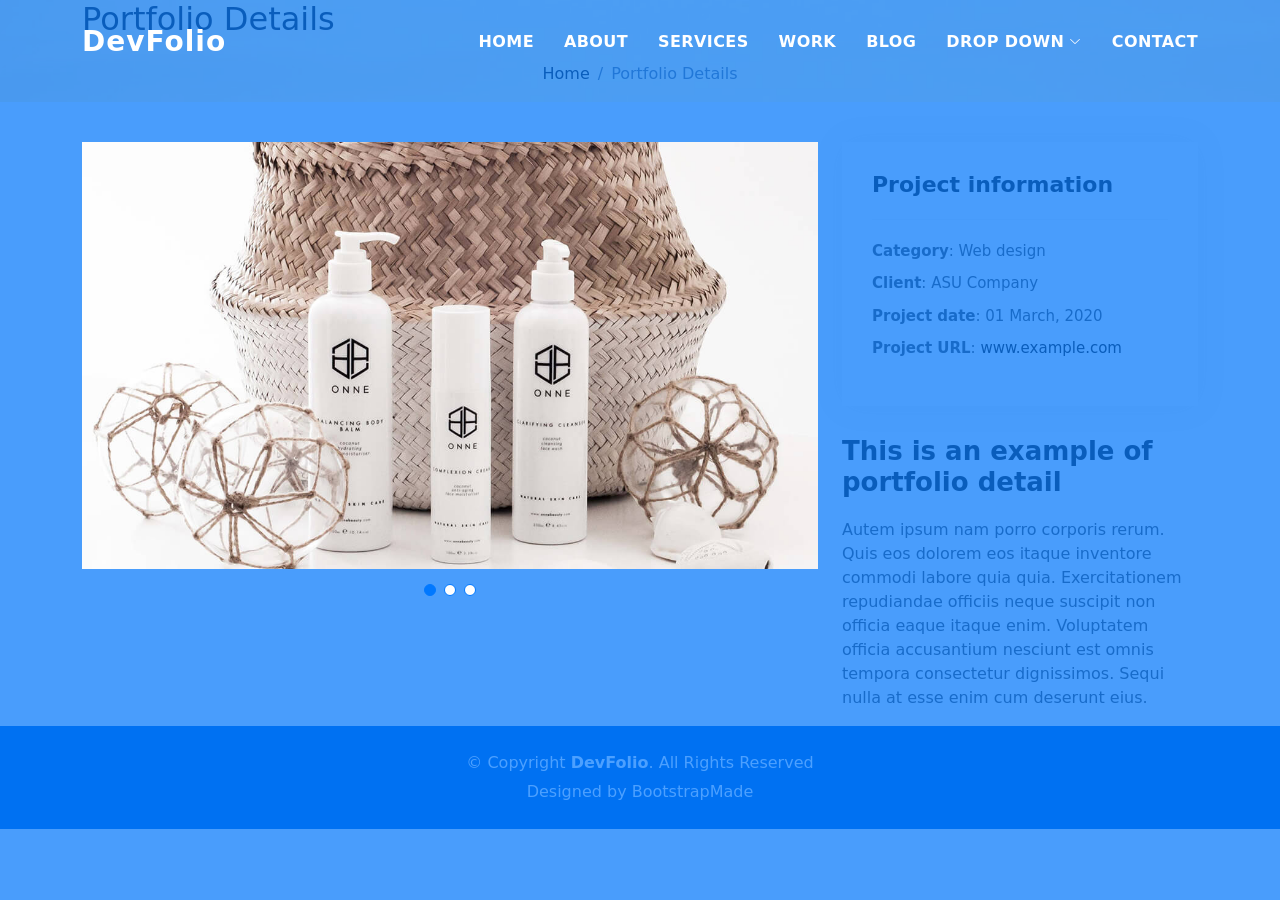
<file: portfolio-details.html>
<!DOCTYPE html>
<html lang="en">

<head>
  <meta charset="utf-8">
  <meta content="width=device-width, initial-scale=1.0" name="viewport">

  <title>DevFolio Bootstrap Portfolio Template - Portfolio Details</title>
  <meta content="" name="description">
  <meta content="" name="keywords">

  <!-- Favicons -->
  <link href="assets/img/favicon.png" rel="icon">
  <link href="assets/img/apple-touch-icon.png" rel="apple-touch-icon">

  <!-- Vendor CSS Files -->
  <link href="assets/vendor/bootstrap/css/bootstrap.min.css" rel="stylesheet">
  <link href="assets/vendor/bootstrap-icons/bootstrap-icons.css" rel="stylesheet">
  <link href="assets/vendor/glightbox/css/glightbox.min.css" rel="stylesheet">
  <link href="assets/vendor/swiper/swiper-bundle.min.css" rel="stylesheet">

  <!-- Template Main CSS File -->
  <link href="assets/css/style.css" rel="stylesheet">

  <!-- =======================================================
  * Template Name: DevFolio - v4.6.0
  * Template URL: https://bootstrapmade.com/devfolio-bootstrap-portfolio-html-template/
  * Author: BootstrapMade.com
  * License: https://bootstrapmade.com/license/
  ======================================================== -->
</head>

<body>

  <!-- ======= Header ======= -->
  <header id="header" class="fixed-top">
    <div class="container d-flex align-items-center justify-content-between">

      <h1 class="logo"><a href="index.html">DevFolio</a></h1>
      <!-- Uncomment below if you prefer to use an image logo -->
      <!-- <a href="index.html" class="logo"><img src="assets/img/logo.png" alt="" class="img-fluid"></a>-->

      <nav id="navbar" class="navbar">
        <ul>
          <li><a class="nav-link scrollto " href="#hero">Home</a></li>
          <li><a class="nav-link scrollto" href="#about">About</a></li>
          <li><a class="nav-link scrollto" href="#services">Services</a></li>
          <li><a class="nav-link scrollto " href="#work">Work</a></li>
          <li><a class="nav-link scrollto " href="#blog">Blog</a></li>
          <li class="dropdown"><a href="#"><span>Drop Down</span> <i class="bi bi-chevron-down"></i></a>
            <ul>
              <li><a href="#">Drop Down 1</a></li>
              <li class="dropdown"><a href="#"><span>Deep Drop Down</span> <i class="bi bi-chevron-right"></i></a>
                <ul>
                  <li><a href="#">Deep Drop Down 1</a></li>
                  <li><a href="#">Deep Drop Down 2</a></li>
                  <li><a href="#">Deep Drop Down 3</a></li>
                  <li><a href="#">Deep Drop Down 4</a></li>
                  <li><a href="#">Deep Drop Down 5</a></li>
                </ul>
              </li>
              <li><a href="#">Drop Down 2</a></li>
              <li><a href="#">Drop Down 3</a></li>
              <li><a href="#">Drop Down 4</a></li>
            </ul>
          </li>
          <li><a class="nav-link scrollto" href="#contact">Contact</a></li>
        </ul>
        <i class="bi bi-list mobile-nav-toggle"></i>
      </nav><!-- .navbar -->

    </div>
  </header><!-- End Header -->

  <div class="intro intro-single route bg-image" style="background-image: url(assets/img/overlay-bg.jpg)">
    <div class="overlay-mf"></div>
    <div class="intro-content display-table">
      <div class="table-cell">
        <div class="container">
          <h2 class="intro-title mb-4">Portfolio Details</h2>
          <ol class="breadcrumb d-flex justify-content-center">
            <li class="breadcrumb-item">
              <a href="#">Home</a>
            </li>
            <li class="breadcrumb-item active">Portfolio Details</li>
          </ol>
        </div>
      </div>
    </div>
  </div>

  <main id="main">

    <!-- ======= Portfolio Details Section ======= -->
    <section id="portfolio-details" class="portfolio-details">
      <div class="container">

        <div class="row gy-4">

          <div class="col-lg-8">
            <div class="portfolio-details-slider swiper">
              <div class="swiper-wrapper align-items-center">

                <div class="swiper-slide">
                  <img src="assets/img/portfolio-details-1.jpg" alt="">
                </div>

                <div class="swiper-slide">
                  <img src="assets/img/portfolio-details-2.jpg" alt="">
                </div>

                <div class="swiper-slide">
                  <img src="assets/img/portfolio-details-3.jpg" alt="">
                </div>

              </div>
              <div class="swiper-pagination"></div>
            </div>
          </div>

          <div class="col-lg-4">
            <div class="portfolio-info">
              <h3>Project information</h3>
              <ul>
                <li><strong>Category</strong>: Web design</li>
                <li><strong>Client</strong>: ASU Company</li>
                <li><strong>Project date</strong>: 01 March, 2020</li>
                <li><strong>Project URL</strong>: <a href="#">www.example.com</a></li>
              </ul>
            </div>
            <div class="portfolio-description">
              <h2>This is an example of portfolio detail</h2>
              <p>
                Autem ipsum nam porro corporis rerum. Quis eos dolorem eos itaque inventore commodi labore quia quia. Exercitationem repudiandae officiis neque suscipit non officia eaque itaque enim. Voluptatem officia accusantium nesciunt est omnis tempora consectetur dignissimos. Sequi nulla at esse enim cum deserunt eius.
              </p>
            </div>
          </div>

        </div>

      </div>
    </section><!-- End Portfolio Details Section -->

  </main><!-- End #main -->

  <!-- ======= Footer ======= -->
  <footer>
    <div class="container">
      <div class="row">
        <div class="col-sm-12">
          <div class="copyright-box">
            <p class="copyright">&copy; Copyright <strong>DevFolio</strong>. All Rights Reserved</p>
            <div class="credits">
              <!--
              All the links in the footer should remain intact.
              You can delete the links only if you purchased the pro version.
              Licensing information: https://bootstrapmade.com/license/
              Purchase the pro version with working PHP/AJAX contact form: https://bootstrapmade.com/buy/?theme=DevFolio
            -->
              Designed by <a href="https://bootstrapmade.com/">BootstrapMade</a>
            </div>
          </div>
        </div>
      </div>
    </div>
  </footer><!-- End  Footer -->

  <div id="preloader"></div>
  <a href="#" class="back-to-top d-flex align-items-center justify-content-center"><i class="bi bi-arrow-up-short"></i></a>

  <!-- Vendor JS Files -->
  <script src="assets/vendor/bootstrap/js/bootstrap.bundle.min.js"></script>
  <script src="assets/vendor/glightbox/js/glightbox.min.js"></script>
  <script src="assets/vendor/php-email-form/validate.js"></script>
  <script src="assets/vendor/purecounter/purecounter.js"></script>
  <script src="assets/vendor/swiper/swiper-bundle.min.js"></script>
  <script src="assets/vendor/typed.js/typed.min.js"></script>

  <!-- Template Main JS File -->
  <script src="assets/js/main.js"></script>

</body>

</html>
</file>
<file: assets/css/style.css>
/**
* Template Name: DevFolio - v4.6.0
* Template URL: https://bootstrapmade.com/devfolio-bootstrap-portfolio-html-template/
* Author: BootstrapMade.com
* License: https://bootstrapmade.com/license/
*/

/*--------------------------------------------------------------
# General
--------------------------------------------------------------*/
body {
  background-color: #f5f5f5;
  color: #4e4e4e;
}

h1,
h2,
h3,
h4,
h5,
h6 {
  color: #1e1e1e;
}

a {
  color: #1e1e1e;
  text-decoration: none;
  transition: all 0.5s ease-in-out;
}
a:hover {
  color: #0078ff;
  text-decoration: none;
  transition: all 0.5s ease-in-out;
}

.p-r {
  position: relative;
}

.color-a {
  text-decoration: none;
  color: #0078ff;
}

.color-d {
  color: #f5f5f5;
}

.color-text-a {
  text-decoration: none;
  color: #4e4e4e;
}

.box-shadow, .card-blog, .work-box, .service-box, .paralax-mf {
  box-shadow: 0 13px 8px -10px rgba(0, 0, 0, 0.1);
}

.box-shadow-a, .button:hover {
  text-decoration: none;
  box-shadow: 0 0 0 4px #cde1f8;
}

.display-5 {
  font-size: 2.5rem;
  font-weight: 300;
  line-height: 1.1;
}

.display-6 {
  font-size: 2rem;
  font-weight: 300;
  line-height: 1.1;
}

.avatar {
  width: 32px;
  height: 32px;
  margin-right: 4px;
  overflow: hidden;
}

.bg-image {
  background-repeat: no-repeat;
  background-attachment: fixed;
  background-size: cover;
  background-position: center center;
}
@media (max-width: 1024px) {
  .bg-image {
    background-attachment: scroll;
  }
}

.overlay-mf {
  background-color: #0078ff;
}

.overlay-mf {
  position: absolute;
  top: 0;
  left: 0px;
  padding: 0;
  height: 100%;
  width: 100%;
  opacity: 0.7;
}

.paralax-mf {
  position: relative;
  padding: 8rem 0;
}

.display-table {
  width: 100%;
  height: 100%;
  display: table;
}

.table-cell {
  display: table-cell;
  vertical-align: middle;
}

/*--/ Sections /--*/
.sect-4 {
  padding: 4rem 0;
}

.sect-pt4 {
  padding-top: 4rem;
}

.sect-mt4 {
  margin-top: 4rem;
}

/*--/ Title s /--*/
.title-s {
  font-weight: 600;
  color: #1e1e1e;
  font-size: 1.1rem;
}

/*--/ Title A /--*/
.title-box {
  margin-bottom: 4rem;
}

.title-a {
  text-decoration: none;
  font-size: 3rem;
  font-weight: bold;
  text-transform: uppercase;
}

.subtitle-a {
  text-decoration: none;
  color: #4e4e4e;
}

.line-mf {
  width: 40px;
  height: 5px;
  background-color: #0078ff;
  margin: 0 auto;
}

/*--/ Title Left /--*/
.title-box-2 {
  margin-bottom: 3rem;
}

.title-left {
  font-size: 2rem;
  position: relative;
}
.title-left:before {
  content: "";
  position: absolute;
  height: 3px;
  background-color: #0078ff;
  width: 100px;
  bottom: -12px;
}

/*------/ Box /------*/
.box-pl2 {
  padding-left: 2rem;
}

.box-shadow-full {
  padding: 3rem 1.25rem;
  position: relative;
  background-color: #fff;
  margin-bottom: 3rem;
  z-index: 2;
  box-shadow: 0 1px 1px 0 rgba(0, 0, 0, 0.06), 0 2px 5px 0 rgba(0, 0, 0, 0.2);
}
@media (min-width: 768px) {
  .box-shadow-full {
    padding: 3rem;
  }
}

/*------/ Socials /------*/
.socials {
  padding: 1.5rem 0;
}
.socials ul li {
  display: inline-block;
}
.socials .ico-circle {
  height: 40px;
  width: 40px;
  font-size: 1.2rem;
  border-radius: 50%;
  line-height: 1.6;
  margin: 0 15px 0 0;
  box-shadow: 0 0 0 3px #0078ff;
  transition: all 500ms ease;
}
.socials .ico-circle:hover {
  background-color: #0078ff;
  color: #fff;
  box-shadow: 0 0 0 3px #cde1f8;
  transition: all 500ms ease;
}

/*------/ Ul resect /------*/
.ul-resect, .widget-tags ul, .widget-sidebar .list-sidebar, .box-comments .list-comments, .blog-wrapper .post-meta ul, .list-ico, .socials ul {
  list-style: none;
  padding-left: 0;
  margin-bottom: 0;
}

.list-ico {
  line-height: 2;
}
.list-ico span {
  color: #0078ff;
  margin-right: 10px;
}

/*------/ Ico Circle /------*/
.ico-circle {
  height: 100px;
  width: 100px;
  font-size: 2rem;
  border-radius: 50%;
  line-height: 1.55;
  margin: 0 auto;
  text-align: center;
  box-shadow: 0 0 0 10px #0078ff;
  display: block;
}

/*------/ Owl Carousel /------*/
.owl-theme .owl-dots {
  text-align: center;
  margin-top: 18px;
}
.owl-theme .owl-dots .owl-dot {
  display: inline-block;
}
.owl-theme .owl-dots .owl-dot span {
  width: 18px;
  height: 7px;
  margin: 5px 5px;
  background: #cde1f8;
  border: 0px solid #cde1f8;
  display: block;
  transition: all 0.6s ease-in-out;
  cursor: pointer;
}
.owl-theme .owl-dots .owl-dot:hover span {
  background-color: #cde1f8;
}
.owl-theme .owl-dots .owl-dot.active span {
  background-color: #1B1B1B;
  width: 25px;
}

/*--/ Scrolltop s /--*/
.scrolltop-mf {
  position: relative;
  display: none;
}
.scrolltop-mf span {
  z-index: 999;
  position: fixed;
  width: 42px;
  height: 42px;
  background-color: #0078ff;
  opacity: 0.7;
  font-size: 1.6rem;
  line-height: 1.5;
  text-align: center;
  color: #fff;
  top: auto;
  left: auto;
  right: 30px;
  bottom: 50px;
  cursor: pointer;
  border-radius: 50%;
}

/*--------------------------------------------------------------
# Back to top button
--------------------------------------------------------------*/
.back-to-top {
  position: fixed;
  visibility: hidden;
  opacity: 0;
  right: 15px;
  bottom: 15px;
  z-index: 996;
  background: #0078ff;
  width: 40px;
  height: 40px;
  border-radius: 50px;
  transition: all 0.4s;
}
.back-to-top i {
  font-size: 28px;
  color: #fff;
  line-height: 0;
}
.back-to-top:hover {
  background: #298eff;
  color: #fff;
}
.back-to-top.active {
  visibility: visible;
  opacity: 1;
}

/*------/ Prelaoder /------*/
#preloader {
  position: fixed;
  top: 0;
  left: 0;
  right: 0;
  bottom: 0;
  z-index: 9999;
  overflow: hidden;
  background: #fff;
}

#preloader:before {
  content: "";
  position: fixed;
  top: calc(50% - 30px);
  left: calc(50% - 30px);
  border: 6px solid #f2f2f2;
  border-top: 6px solid #0078ff;
  border-radius: 50%;
  width: 60px;
  height: 60px;
  -webkit-animation: animate-preloader 1s linear infinite;
  animation: animate-preloader 1s linear infinite;
}

@-webkit-keyframes animate-preloader {
  0% {
    transform: rotate(0deg);
  }
  100% {
    transform: rotate(360deg);
  }
}

@keyframes animate-preloader {
  0% {
    transform: rotate(0deg);
  }
  100% {
    transform: rotate(360deg);
  }
}
/*------/ Button /------*/
.button {
  display: inline-block;
  padding: 0.3rem 0.6rem;
  text-align: center;
  vertical-align: middle;
  -webkit-user-select: none;
  -moz-user-select: none;
  user-select: none;
  font-size: 1rem;
  border-radius: 0.3rem;
  border: 1px solid transparent;
  transition: all 500ms ease;
  cursor: pointer;
}
.button:focus {
  outline: 0;
}
.button:hover {
  background-color: #0062d3;
  color: #fff;
  transition: all 500ms ease;
}

.button-a {
  text-decoration: none;
  background-color: #0078ff;
  color: #fff;
  border-color: #cde1f8;
}

.button-big {
  padding: 0.9rem 2.3rem;
  font-size: 1.2rem;
}

.button-rouded {
  border-radius: 5rem;
}

.btn-lg {
  padding: 0.5rem 1rem;
  font-size: 1.25rem;
  line-height: 1.5;
  border-radius: 0.3rem;
}

/*--------------------------------------------------------------
# Header
--------------------------------------------------------------*/
#header {
  transition: all 0.5s;
  z-index: 997;
  padding: 20px 0;
}
#header .logo {
  font-size: 28px;
  margin: 0;
  padding: 0;
  font-weight: 600;
  letter-spacing: 1px;
}
#header .logo a {
  color: #fff;
}
#header .logo img {
  max-height: 40px;
}
#header.header-scrolled {
  background: rgba(0, 0, 0, 0.9);
  padding: 12px 0;
}

/*--------------------------------------------------------------
# Navigation Menu
--------------------------------------------------------------*/
/**
* Desktop Navigation 
*/
.navbar {
  padding: 0;
}
.navbar ul {
  margin: 0;
  padding: 0;
  display: flex;
  list-style: none;
  align-items: center;
}
.navbar li {
  position: relative;
}
.navbar > ul > li {
  white-space: nowrap;
  padding: 10px 0 10px 30px;
}
.navbar a, .navbar a:focus {
  display: flex;
  align-items: center;
  justify-content: space-between;
  color: #fff;
  font-size: 16px;
  font-weight: 600;
  padding: 0;
  white-space: nowrap;
  transition: 0.3s;
  letter-spacing: 0.4px;
  position: relative;
  text-transform: uppercase;
}
.navbar a i, .navbar a:focus i {
  font-size: 12px;
  line-height: 0;
  margin-left: 5px;
}
.navbar > ul > li > a:before {
  content: "";
  position: absolute;
  width: 100%;
  height: 2px;
  bottom: -6px;
  left: 0;
  width: 0;
  background-color: #fff;
  visibility: hidden;
  transition: all 0.3s ease-in-out 0s;
}
.navbar a:hover:before, .navbar li:hover > a:before, .navbar .active:before {
  visibility: visible;
  width: 80%;
}
.navbar a:hover, .navbar .active, .navbar .active:focus, .navbar li:hover > a {
  color: #fff;
}
.navbar .dropdown ul {
  display: block;
  position: absolute;
  left: 30px;
  top: calc(100% + 30px);
  margin: 0;
  padding: 10px 0;
  z-index: 99;
  opacity: 0;
  visibility: hidden;
  background: #fff;
  box-shadow: 0px 0px 30px rgba(127, 137, 161, 0.25);
  transition: 0.3s;
}
.navbar .dropdown ul li {
  min-width: 200px;
}
.navbar .dropdown ul a {
  padding: 10px 20px;
  font-size: 14px;
  text-transform: none;
  color: #4e4e4e;
}
.navbar .dropdown ul a i {
  font-size: 12px;
}
.navbar .dropdown ul a:hover, .navbar .dropdown ul .active:hover, .navbar .dropdown ul li:hover > a {
  color: #0078ff;
}
.navbar .dropdown:hover > ul {
  opacity: 1;
  top: 100%;
  visibility: visible;
}
.navbar .dropdown .dropdown ul {
  top: 0;
  left: calc(100% - 30px);
  visibility: hidden;
}
.navbar .dropdown .dropdown:hover > ul {
  opacity: 1;
  top: 0;
  left: 100%;
  visibility: visible;
}
@media (max-width: 1366px) {
  .navbar .dropdown .dropdown ul {
    left: -90%;
  }
  .navbar .dropdown .dropdown:hover > ul {
    left: -100%;
  }
}

/**
* Mobile Navigation 
*/
.mobile-nav-toggle {
  color: #fff;
  font-size: 28px;
  cursor: pointer;
  display: none;
  line-height: 0;
  transition: 0.5s;
}

@media (max-width: 991px) {
  .mobile-nav-toggle {
    display: block;
  }

  .navbar ul {
    display: none;
  }
}
.navbar-mobile {
  position: fixed;
  overflow: hidden;
  top: 0;
  right: 0;
  left: 0;
  bottom: 0;
  background: rgba(78, 78, 78, 0.9);
  transition: 0.3s;
  z-index: 999;
}
.navbar-mobile .mobile-nav-toggle {
  position: absolute;
  top: 15px;
  right: 15px;
}
.navbar-mobile ul {
  display: block;
  position: absolute;
  top: 55px;
  right: 15px;
  bottom: 15px;
  left: 15px;
  padding: 10px 0;
  background-color: #fff;
  overflow-y: auto;
  transition: 0.3s;
}
.navbar-mobile > ul > li {
  padding: 0;
}
.navbar-mobile a:hover:before, .navbar-mobile li:hover > a:before, .navbar-mobile .active:before {
  visibility: hidden;
}
.navbar-mobile a, .navbar-mobile a:focus {
  padding: 10px 20px;
  font-size: 15px;
  color: #4e4e4e;
}
.navbar-mobile a:hover, .navbar-mobile .active, .navbar-mobile li:hover > a {
  color: #0078ff;
}
.navbar-mobile .getstarted, .navbar-mobile .getstarted:focus {
  margin: 15px;
}
.navbar-mobile .dropdown ul {
  position: static;
  display: none;
  margin: 10px 20px;
  padding: 10px 0;
  z-index: 99;
  opacity: 1;
  visibility: visible;
  background: #fff;
  box-shadow: 0px 0px 30px rgba(127, 137, 161, 0.25);
}
.navbar-mobile .dropdown ul li {
  min-width: 200px;
}
.navbar-mobile .dropdown ul a {
  padding: 10px 20px;
}
.navbar-mobile .dropdown ul a i {
  font-size: 12px;
}
.navbar-mobile .dropdown ul a:hover, .navbar-mobile .dropdown ul .active:hover, .navbar-mobile .dropdown ul li:hover > a {
  color: #0078ff;
}
.navbar-mobile .dropdown > .dropdown-active {
  display: block;
}

/*--------------------------------------------------------------
# Hero Section
--------------------------------------------------------------*/
.hero {
  height: 100vh;
  position: relative;
  color: #fff;
}
.hero .hero-content {
  text-align: center;
  position: absolute;
}
.hero .overlay-itro {
  background-color: rgba(0, 0, 0, 0.6);
  position: absolute;
  top: 0;
  left: 0px;
  padding: 0;
  height: 100%;
  width: 100%;
  opacity: 0.9;
}
.hero .hero-title {
  color: #fff;
  font-weight: 600;
  font-size: 3rem;
}
@media (min-width: 768px) {
  .hero .hero-title {
    font-size: 4.5rem;
  }
}
.hero .hero-subtitle {
  font-size: 1.5rem;
  font-weight: 600;
}
@media (min-width: 768px) {
  .hero .hero-subtitle {
    font-size: 2.5rem;
  }
}
.hero .text-slider-items {
  display: none;
}

.hero-single {
  height: 350px;
}
.hero-single .hero-content {
  margin-top: 30px;
}
.hero-single .hero-title {
  text-transform: uppercase;
  font-size: 3rem;
}
@media (min-width: 768px) {
  .hero-single .hero-title {
    font-size: 3.5rem;
  }
}
.hero-single .breadcrumb {
  background-color: transparent;
  color: #0078ff;
}
.hero-single .breadcrumb .breadcrumb-item:before {
  color: #cde1f8;
}
.hero-single .breadcrumb .breadcrumb-item.active {
  color: #cde1f8;
}
.hero-single .breadcrumb a {
  color: #fff;
}

/*--------------------------------------------------------------
# About
--------------------------------------------------------------*/
.about-mf .box-shadow-full {
  padding-top: 4rem;
  padding-bottom: 4rem;
}
.about-mf .about-img {
  margin-bottom: 2rem;
}
.about-mf .about-img img {
  margin-left: 10px;
}
@media (min-width: 767px) {
  .about-mf .box-pl2 {
    margin-top: 3rem;
    padding-left: 0rem;
  }
}

.skill-mf span {
  color: #4e4e4e;
}
.skill-mf .progress {
  background-color: #cde1f8;
  margin: 0.5rem 0 1.2rem 0;
  border-radius: 0;
  height: 0.7rem;
}
.skill-mf .progress .progress-bar {
  height: 0.7rem;
  background-color: #0078ff;
}

/*--------------------------------------------------------------
# Services
--------------------------------------------------------------*/
.service-box {
  background-color: #fff;
  padding: 2.5rem 1.3rem;
  border-radius: 1rem;
  margin-bottom: 3rem;
  text-align: center;
}
.service-box:hover .ico-circle {
  transition: all 500ms ease;
  color: #fff;
  background-color: #0078ff;
  box-shadow: 0 0 0 10px #cde1f8;
}
.service-box .service-ico {
  margin-bottom: 1rem;
  color: #1e1e1e;
}
.service-box .ico-circle {
  transition: all 500ms ease;
  display: inline-flex;
  align-items: center;
  justify-content: center;
}
.service-box .ico-circle i {
  line-height: 0;
  font-size: 40px;
}
.service-box .s-title {
  font-size: 1.4rem;
  text-transform: uppercase;
  text-align: center;
  padding: 0.4rem 0;
}
.service-box .s-description {
  color: #4e4e4e;
}

/*--------------------------------------------------------------
# Counter
--------------------------------------------------------------*/
.counter-box {
  color: #fff;
  text-align: center;
}
@media (min-width: 577px) {
  .counter-box {
    margin-bottom: 1.8rem;
  }
}

.counter-ico {
  margin-bottom: 1rem;
}
.counter-ico .ico-circle {
  height: 60px;
  width: 60px;
  line-height: 1.5;
  box-shadow: 0 0 0 10px #cde1f8;
}

.counter-num .counter {
  font-size: 2rem;
  margin-bottom: 0;
}

/*--------------------------------------------------------------
# Portfolio
--------------------------------------------------------------*/
.work-box {
  margin-bottom: 3rem;
  -webkit-backface-visibility: hidden;
  backface-visibility: hidden;
  background-color: #fff;
}
.work-box:hover img {
  transform: scale(1.3);
}

.work-img {
  display: block;
  overflow: hidden;
}
.work-img img {
  transition: all 1s;
}

.work-content {
  padding: 2rem 3% 1rem 4%;
}
.work-content .w-more {
  color: #4e4e4e;
  font-size: 0.8rem;
}
.work-content .w-more .w-ctegory {
  color: #0078ff;
}
.work-content .w-like {
  font-size: 2.5rem;
  color: #0078ff;
  float: right;
}
.work-content .w-like a {
  color: #0078ff;
}
.work-content .w-like .num-like {
  font-size: 0.7rem;
}

.w-title {
  font-size: 1.2rem;
}

/*--------------------------------------------------------------
# Portfolio Details
--------------------------------------------------------------*/
.portfolio-details {
  padding-top: 40px;
}
.portfolio-details .portfolio-details-slider img {
  width: 100%;
}
.portfolio-details .portfolio-details-slider .swiper-pagination {
  margin-top: 20px;
  position: relative;
}
.portfolio-details .portfolio-details-slider .swiper-pagination .swiper-pagination-bullet {
  width: 12px;
  height: 12px;
  background-color: #fff;
  opacity: 1;
  border: 1px solid #0078ff;
}
.portfolio-details .portfolio-details-slider .swiper-pagination .swiper-pagination-bullet-active {
  background-color: #0078ff;
}
.portfolio-details .portfolio-info {
  padding: 30px;
  box-shadow: 0px 0 30px rgba(78, 78, 78, 0.08);
}
.portfolio-details .portfolio-info h3 {
  font-size: 22px;
  font-weight: 700;
  margin-bottom: 20px;
  padding-bottom: 20px;
  border-bottom: 1px solid #eee;
}
.portfolio-details .portfolio-info ul {
  list-style: none;
  padding: 0;
  font-size: 15px;
}
.portfolio-details .portfolio-info ul li + li {
  margin-top: 10px;
}
.portfolio-details .portfolio-description {
  padding-top: 30px;
}
.portfolio-details .portfolio-description h2 {
  font-size: 26px;
  font-weight: 700;
  margin-bottom: 20px;
}
.portfolio-details .portfolio-description p {
  padding: 0;
}

/*--------------------------------------------------------------
# Testimonials
--------------------------------------------------------------*/
.testimonial-box {
  color: #fff;
  text-align: center;
}
.testimonial-box .author-test {
  margin-top: 1rem;
}
.testimonial-box .author-test img {
  margin: 0 auto;
}
.testimonial-box .author {
  color: #fff;
  text-transform: uppercase;
  font-weight: 600;
  margin: 1rem 0;
  display: block;
  font-size: 1.4rem;
}
.testimonial-box .comit {
  font-size: 2rem;
  color: #0078ff;
  background-color: #fff;
  width: 52px;
  height: 52px;
  display: block;
  margin: 0 auto;
  border-radius: 50%;
  line-height: 1.6;
}
@media (min-width: 768px) {
  .testimonial-box .description {
    padding: 0 5rem;
  }
}
@media (min-width: 992px) {
  .testimonial-box .description {
    padding: 0 8rem;
  }
}
@media (min-width: 1200px) {
  .testimonial-box .description {
    padding: 0 13rem;
  }
}

.swiper-pagination {
  margin-top: 20px;
  position: relative;
}
.swiper-pagination .swiper-pagination-bullet {
  width: 12px;
  height: 12px;
  background-color: rgba(255, 255, 255, 0.4);
  opacity: 1;
}
.swiper-pagination .swiper-pagination-bullet-active {
  background-color: #fff;
}

/*--------------------------------------------------------------
# Contact
--------------------------------------------------------------*/
.footer-paralax {
  padding: 4rem 0 0 0;
}

.contact-mf {
  margin-top: 4rem;
}
@media (min-width: 767px) {
  .contact-mf .box-pl2 {
    margin-top: 3rem;
    padding-left: 0rem;
  }
}

.php-email-form .error-message {
  display: none;
  color: #fff;
  background: #ed3c0d;
  text-align: center;
  padding: 15px;
  font-weight: 600;
}
.php-email-form .sent-message {
  display: none;
  color: #fff;
  background: #18d26e;
  text-align: center;
  padding: 15px;
  font-weight: 600;
}
.php-email-form .loading {
  display: none;
  background: #fff;
  text-align: center;
  padding: 15px;
}
.php-email-form .loading:before {
  content: "";
  display: inline-block;
  border-radius: 50%;
  width: 24px;
  height: 24px;
  margin: 0 10px -6px 0;
  border: 3px solid #18d26e;
  border-top-color: #eee;
  -webkit-animation: animate-loading 1s linear infinite;
  animation: animate-loading 1s linear infinite;
}
.php-email-form input, .php-email-form textarea {
  border-radius: 0;
  box-shadow: none;
  font-size: 14px;
}
.php-email-form input:focus, .php-email-form textarea:focus {
  border-color: #0078ff;
}
.php-email-form input {
  padding: 10px 15px;
}
.php-email-form textarea {
  padding: 12px 15px;
  margin-bottom: 0;
}
.php-email-form button[type=submit] {
  background: #0078ff;
  border: 0;
  padding: 10px 24px;
  color: #fff;
  transition: 0.4s;
}
.php-email-form button[type=submit]:hover {
  background: #3393ff;
}

@-webkit-keyframes animate-loading {
  0% {
    transform: rotate(0deg);
  }
  100% {
    transform: rotate(360deg);
  }
}

@keyframes animate-loading {
  0% {
    transform: rotate(0deg);
  }
  100% {
    transform: rotate(360deg);
  }
}
/*--------------------------------------------------------------
# Blog
--------------------------------------------------------------*/
@media (min-width: 767px) {
  .card-blog {
    margin-bottom: 3rem;
  }
}
.card-blog .card-body {
  position: relative;
}
.card-blog .card-category-box {
  position: absolute;
  text-align: center;
  top: -16px;
  left: 15px;
  right: 15px;
  line-height: 25px;
  overflow: hidden;
}
.card-blog .card-category {
  display: inline-block;
  color: #fff;
  padding: 0 15px 5px;
  overflow: hidden;
  background-color: #0078ff;
  border-radius: 4px;
}
.card-blog .card-category .category {
  color: #fff;
  display: inline-block;
  text-transform: uppercase;
  font-size: 0.7rem;
  letter-spacing: 0.1px;
  margin-bottom: 0;
}
.card-blog .card-title {
  font-size: 1.3rem;
  margin-top: 0.6rem;
}
.card-blog .card-description {
  color: #4e4e4e;
}
.card-blog .post-author {
  display: inline-block;
}
.card-blog .post-date {
  color: #4e4e4e;
  display: inline-block;
  float: right;
}

/*--------------------------------------------------------------
# Blog Single
--------------------------------------------------------------*/
.post-box,
.form-comments,
.box-comments,
.widget-sidebar {
  padding: 2rem;
  background-color: #fff;
  margin-bottom: 3rem;
}
@media (min-width: 768px) {
  .post-box,
.form-comments,
.box-comments,
.widget-sidebar {
    padding: 3rem;
  }
}

.blog-wrapper .article-title {
  font-size: 1.5rem;
}
@media (min-width: 768px) {
  .blog-wrapper .article-title {
    font-size: 1.9rem;
  }
}
.blog-wrapper .post-meta {
  margin: 1rem 0;
}
.blog-wrapper .post-meta ul {
  border-left: 4px solid #0078ff;
  margin-top: 1rem;
}
.blog-wrapper .post-meta ul li {
  display: inline-block;
  margin-left: 15px;
}
.blog-wrapper .post-meta ul a {
  color: #0078ff;
}
.blog-wrapper .post-meta ul span {
  color: #1e1e1e;
}
.blog-wrapper .blockquote {
  border-left: 4px solid #0078ff;
  padding: 18px;
  font-style: italic;
}

/*------/ Comments /------*/
.box-comments .list-comments li {
  padding-bottom: 40px;
}
.box-comments .list-comments .comment-avatar {
  display: table-cell;
  vertical-align: top;
}
.box-comments .list-comments .comment-avatar img {
  width: 80px;
  height: 80px;
}
.box-comments .list-comments .comment-author {
  font-size: 1.3rem;
}
@media (min-width: 768px) {
  .box-comments .list-comments .comment-author {
    font-size: 1.5rem;
  }
}
.box-comments .list-comments .comment-details {
  display: table-cell;
  vertical-align: top;
  padding-left: 25px;
}
.box-comments .list-comments a {
  color: #0078ff;
}
.box-comments .list-comments span {
  color: #1e1e1e;
  font-style: italic;
}
.box-comments .comment-children {
  margin-left: 40px;
}

/*------/ Sidebar /------*/
.widget-sidebar .sidebar-title {
  font-size: 1.6rem;
  font-weight: 600;
  border-left: 5px solid #0078ff;
  padding-left: 15px;
  text-transform: uppercase;
  margin-bottom: 1.5rem;
}
.widget-sidebar .list-sidebar li {
  position: relative;
  padding: 6px 0 6px 24px;
}
.widget-sidebar .list-sidebar li:before {
  position: absolute;
  content: "";
  width: 10px;
  height: 1px;
  left: 0;
  background-color: #0078ff;
  top: 20px;
}

.sidebar-search input {
  background-color: #fff;
  border-radius: 0;
  transition: all 0.5s ease-in-out;
}
.sidebar-search .btn-search {
  background-color: #0078ff;
  border-color: #0078ff;
  border-radius: 0;
  padding-left: 20px;
  padding-right: 20px;
}

.widget-tags ul li {
  display: inline-block;
  background-color: #0078ff;
  padding: 0.2rem 0.6rem;
  margin-bottom: 0.5rem;
  border-radius: 15px;
}
.widget-tags ul li a {
  color: #fff;
}

/*--------------------------------------------------------------
# Footer
--------------------------------------------------------------*/
footer {
  text-align: center;
  color: #fff;
  padding: 25px 0;
  background: #0062d3;
}
footer .copyright {
  margin-bottom: 0.3rem;
}
footer .credits {
  margin-bottom: 0;
}
footer .credits a {
  color: #fff;
}
</file>
